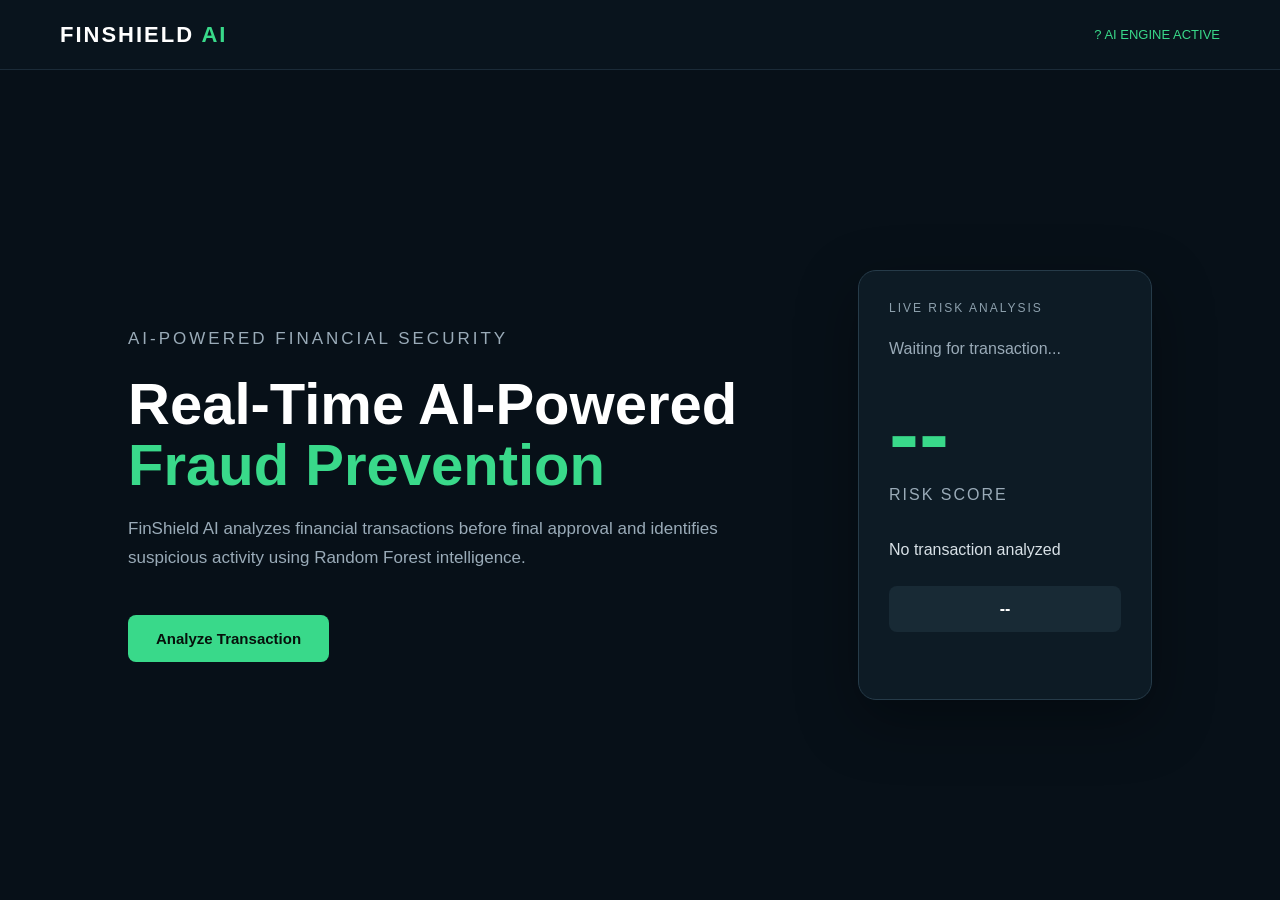
<file: frontend/pages/index.html>
<!DOCTYPE html>
<html>
<head>
    <title>FinShield AI</title>
    <link rel="stylesheet" href="../css/style.css">
</head>

<body>

<div class="navbar">
    <div class="logo">FINSHIELD <span>AI</span></div>
    <div class="status">
        ? AI ENGINE ACTIVE
    </div>
</div>

<div class="hero">

    <div class="hero-text">
        <p class="tag">AI-POWERED FINANCIAL SECURITY</p>

        <h1>Real-Time AI-Powered<br>
        <span>Fraud Prevention</span></h1>

        <p>
            FinShield AI analyzes financial transactions before
            final approval and identifies suspicious activity using
            Random Forest intelligence.
        </p>

        <button onclick="analyzeTransaction()">
            Analyze Transaction
        </button>
    </div>

    <div class="risk-panel">

        <div class="panel-title">
            LIVE RISK ANALYSIS
        </div>

        <div id="status">Waiting for transaction...</div>

        <div class="risk-score" id="score">--</div>

        <div id="level">RISK SCORE</div>

        <div class="factors" id="factors">
            No transaction analyzed
        </div>

        <div class="action" id="action">
            --
        </div>

    </div>

</div>

<script src="../js/app.js"></script>

</body>
</html>
</file>
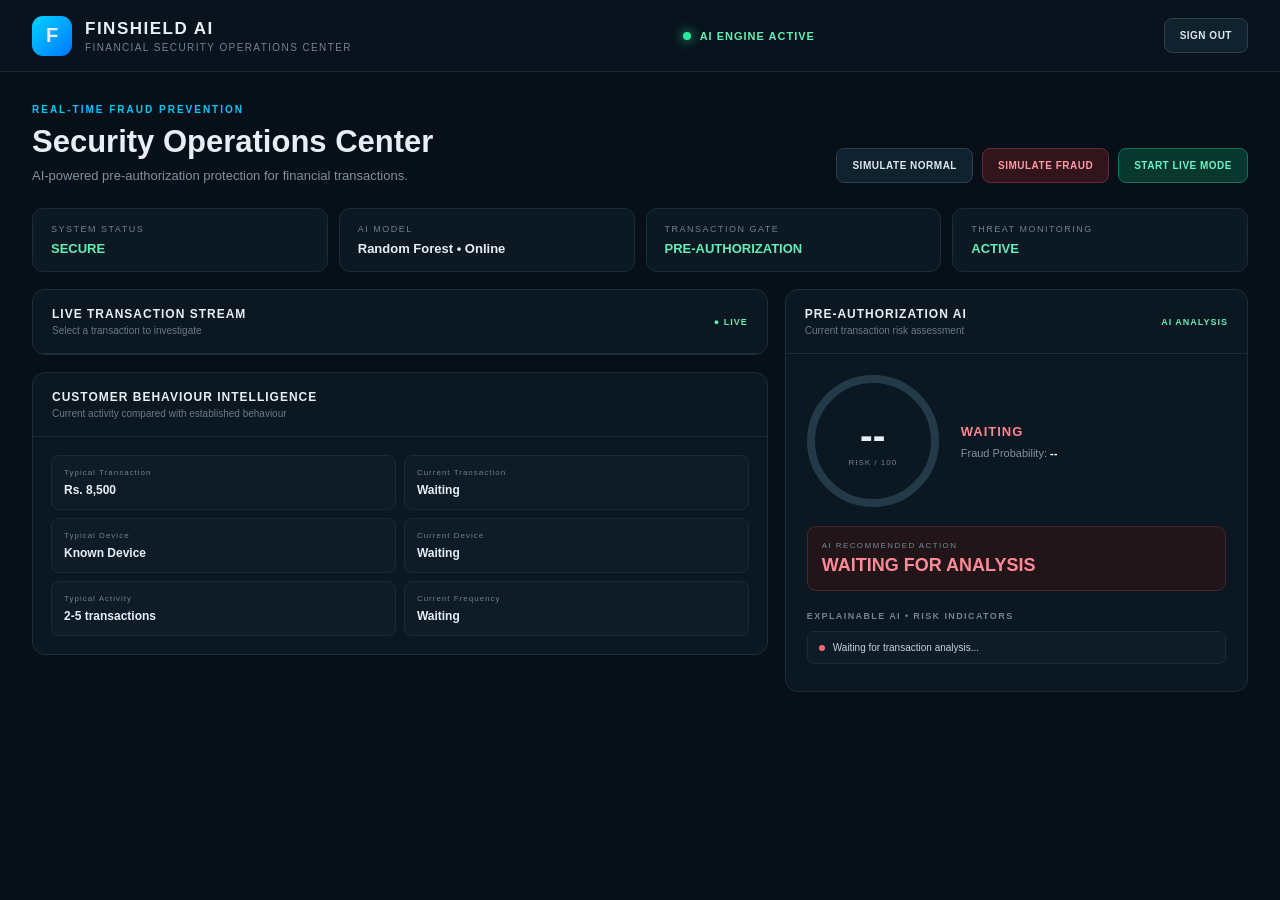
<file: frontend/pages/app.html>
﻿<!DOCTYPE html>
<html lang="en">
<head>
<meta charset="UTF-8">
<meta name="viewport" content="width=device-width, initial-scale=1.0">
<title>FinShield AI | Security Operations Center</title>

<style>
*{box-sizing:border-box;margin:0;padding:0}

body{
font-family:Inter,Segoe UI,Arial,sans-serif;
background:#071019;
color:#e8eef5;
min-height:100vh;
}

button{font-family:inherit;cursor:pointer}

.header{
height:72px;
background:#08131d;
border-bottom:1px solid #1b2d3a;
display:flex;
align-items:center;
justify-content:space-between;
padding:0 32px;
position:sticky;
top:0;
z-index:10;
}

.brand{display:flex;align-items:center;gap:13px}

.logo{
width:40px;height:40px;border-radius:11px;
background:linear-gradient(135deg,#00d4ff,#0077ff);
display:flex;align-items:center;justify-content:center;
font-weight:900;font-size:20px;
}

.brand-title{font-size:17px;font-weight:900;letter-spacing:1.5px}
.brand-sub{font-size:10px;color:#718493;letter-spacing:1.4px;margin-top:3px}

.status{
display:flex;align-items:center;gap:9px;
font-size:11px;font-weight:800;color:#66efb5;
letter-spacing:1px;
}

.dot{
width:8px;height:8px;border-radius:50%;
background:#2be99c;
box-shadow:0 0 12px #2be99c;
}

.container{max-width:1450px;margin:auto;padding:32px}

.hero{
display:flex;
justify-content:space-between;
align-items:flex-end;
margin-bottom:25px;
}

.eyebrow{
color:#00c8ff;
font-size:10px;
font-weight:900;
letter-spacing:2px;
margin-bottom:9px;
}

h1{font-size:31px;margin-bottom:8px}
.hero p{font-size:13px;color:#7f919f}

.controls{display:flex;gap:9px;flex-wrap:wrap}

.btn{
padding:11px 15px;
border-radius:8px;
border:1px solid #294151;
background:#10222e;
color:#dce8ee;
font-size:10px;
font-weight:900;
letter-spacing:.5px;
}

.btn:hover{border-color:#00c8ff}

.btn-danger{
background:#32151c;
border-color:#6c2935;
color:#ff9aa5;
}

.btn-live{
background:#07372d;
border-color:#0c765f;
color:#69f5c3;
}

.status-grid{
display:grid;
grid-template-columns:repeat(4,1fr);
gap:11px;
margin-bottom:17px;
}

.status-card{
background:#0c1822;
border:1px solid #1a2d3b;
border-radius:11px;
padding:15px 18px;
}

.label{
font-size:9px;
color:#6e8290;
letter-spacing:1.5px;
text-transform:uppercase;
}

.value{
font-size:13px;
font-weight:900;
margin-top:7px;
}

.green{color:#64eeb4}

.layout{
display:grid;
grid-template-columns:1.35fr .85fr;
gap:17px;
}

.panel{
background:#0b1721;
border:1px solid #1b2e3c;
border-radius:13px;
overflow:hidden;
}

.panel-head{
padding:17px 19px;
border-bottom:1px solid #192b37;
display:flex;
justify-content:space-between;
align-items:center;
}

.title{
font-size:12px;
font-weight:900;
letter-spacing:1px;
}

.sub{
font-size:10px;
color:#687b88;
margin-top:4px;
}

.live{
font-size:9px;
font-weight:900;
letter-spacing:1px;
color:#63efb5;
}

.transaction{
display:flex;
justify-content:space-between;
align-items:center;
padding:17px 19px;
border-bottom:1px solid #142630;
cursor:pointer;
transition:.2s;
}

.transaction:hover{
background:#10212d;
}

.txleft{
display:flex;
align-items:center;
gap:13px;
}

.txicon{
width:40px;height:40px;
border-radius:9px;
background:#162a37;
display:flex;
align-items:center;
justify-content:center;
font-size:10px;
font-weight:900;
color:#61dfff;
}

.txid{font-size:12px;font-weight:900}
.meta{font-size:10px;color:#6e8290;margin-top:5px}

.txright{
width:145px;
text-align:right;
flex-shrink:0;
}
.amount{font-size:13px;font-weight:900}

.pill{
display:inline-block;
margin-top:5px;
padding:4px 8px;
border-radius:20px;
font-size:8px;
font-weight:900;
letter-spacing:.7px;
}

.critical{background:#421923;color:#ff8997}
.high{background:#3d2a14;color:#ffc86e}
.medium{background:#352f14;color:#e9d46d}
.low{background:#10372d;color:#68eebe}

.ai{
padding:21px;
}

.scorebox{
display:flex;
align-items:center;
gap:22px;
}

.circle{
width:132px;height:132px;
border-radius:50%;
border:8px solid #233b48;
display:flex;
flex-direction:column;
align-items:center;
justify-content:center;
}

.score{
font-size:38px;
font-weight:900;
}

.score-caption{
font-size:8px;
color:#718492;
letter-spacing:1px;
}

.risk{
font-size:13px;
font-weight:900;
color:#ff8492;
letter-spacing:1px;
margin-bottom:8px;
}

.prob{
font-size:11px;
color:#82939e;
}

.prob strong{color:white}

.recommend{
margin-top:19px;
padding:14px;
border-radius:9px;
background:#21151a;
border:1px solid #47252d;
}

.rec-label{
font-size:8px;
color:#778994;
letter-spacing:1.4px;
}

.rec-value{
font-size:18px;
font-weight:900;
color:#ff8997;
margin-top:5px;
}

.section{
margin-top:20px;
}

.section-title{
font-size:9px;
color:#718591;
font-weight:900;
letter-spacing:1.4px;
margin-bottom:10px;
}

.factor{
padding:10px 11px;
border:1px solid #172c39;
background:#0d1c26;
border-radius:7px;
font-size:10px;
margin-bottom:6px;
color:#c7d2d9;
}

.factor:before{
content:"";
display:inline-block;
width:6px;height:6px;
border-radius:50%;
background:#ff6577;
margin-right:8px;
}

.behaviour{
padding:18px;
}

.behaviour-grid{
display:grid;
grid-template-columns:1fr 1fr;
gap:8px;
}

.behaviour-item{
padding:12px;
border:1px solid #172c39;
background:#0d1c26;
border-radius:8px;
}

.behaviour-item span{
font-size:8px;
color:#6d818d;
letter-spacing:1px;
display:block;
}

.behaviour-item strong{
display:block;
font-size:12px;
margin-top:6px;
}

.investigation{
padding:19px;
}

.detail-grid{
display:grid;
grid-template-columns:1fr 1fr;
gap:8px;
}

.detail{
background:#0d1c26;
border:1px solid #172b38;
border-radius:8px;
padding:11px;
}

.detail span{
display:block;
font-size:8px;
color:#6c808c;
letter-spacing:1px;
}

.detail strong{
display:block;
font-size:12px;
margin-top:5px;
}

.action-grid{
display:grid;
grid-template-columns:1fr 1fr;
gap:8px;
margin-top:12px;
}

.action{
padding:12px;
border-radius:8px;
border:1px solid #263d4a;
background:#12232e;
color:#dbe6ec;
font-size:9px;
font-weight:900;
}

.action:hover{
border-color:#00c8ff;
}

.timeline{
padding:18px;
}

.event{
display:flex;
gap:11px;
padding-bottom:15px;
}

.event-dot{
width:7px;height:7px;
background:#00c8ff;
border-radius:50%;
margin-top:3px;
flex-shrink:0;
box-shadow:0 0 9px rgba(0,200,255,.5);
}

.event strong{
display:block;
font-size:10px;
}

.event span{
display:block;
font-size:9px;
color:#687d89;
margin-top:3px;
}

.alert{
position:fixed;
right:22px;
bottom:22px;
width:350px;
padding:17px;
border-radius:11px;
background:#170c11;
border:1px solid #792b3a;
box-shadow:0 15px 50px rgba(0,0,0,.5);
transform:translateY(130px);
opacity:0;
transition:.3s;
z-index:50;
}

.alert.show{
transform:translateY(0);
opacity:1;
}

.alert-title{
font-size:10px;
font-weight:900;
letter-spacing:1px;
color:#ff7484;
}

.alert-text{
font-size:10px;
line-height:1.5;
color:#bdc9d0;
margin-top:6px;
}

.overlay{
display:none;
position:fixed;
inset:0;
background:rgba(0,0,0,.65);
z-index:40;
}

.drawer{
position:fixed;
right:0;
top:0;
height:100vh;
width:470px;
background:#09141e;
border-left:1px solid #27404e;
z-index:41;
transform:translateX(100%);
transition:.3s;
overflow-y:auto;
}

.drawer.open{
transform:translateX(0);
}

.drawer-head{
padding:22px;
border-bottom:1px solid #1b2e3b;
display:flex;
justify-content:space-between;
align-items:center;
}

.close{
background:none;
border:0;
color:#718693;
font-size:22px;
}

.drawer-body{
padding:22px;
}

.invest-title{
font-size:18px;
font-weight:900;
margin-bottom:5px;
}

.invest-sub{
font-size:10px;
color:#6e8290;
margin-bottom:20px;
}

.big-score{
font-size:48px;
font-weight:900;
}

.invest-risk{
font-size:11px;
font-weight:900;
color:#ff8795;
letter-spacing:1px;
}

@media(max-width:1000px){
.layout{grid-template-columns:1fr}
.status-grid{grid-template-columns:1fr 1fr}
.hero{display:block}
.controls{margin-top:18px}
}

@media(max-width:650px){
.container{padding:17px}
.header{padding:0 17px}
.status-grid{grid-template-columns:1fr}
.drawer{width:100%}
}
</style>
<style>
#employee-control-title {
    display: none !important;
}
.panel:has(#employee-control-title) {
    display: none !important;
}
</style></head>

<body>

<header class="header">

<div class="brand">
<div class="logo">F</div>
<div>
<div class="brand-title">FINSHIELD AI</div>
<div class="brand-sub">FINANCIAL SECURITY OPERATIONS CENTER</div>
</div>
</div>

<div class="status">
<span class="dot"></span>
AI ENGINE ACTIVE
</div>
<button class="btn" onclick="signOut()" style="margin-left:18px;">SIGN OUT</button>

</header>
<script>
function signOut(){
    sessionStorage.removeItem("employee");
    window.location.href="login.html";
}
</script>

<main class="container">

<section class="hero">

<div>
<div class="eyebrow">REAL-TIME FRAUD PREVENTION</div>
<h1>Security Operations Center</h1>
<p>AI-powered pre-authorization protection for financial transactions.</p>
</div>

<div class="controls">
<button class="btn" onclick="simulateNormal()">SIMULATE NORMAL</button>
<button class="btn btn-danger" onclick="simulateFraud()">SIMULATE FRAUD</button>
<button class="btn btn-live" onclick="startLive()">START LIVE MODE</button>
</div>

</section>

<section class="status-grid">

<div class="status-card">
<div class="label">System Status</div>
<div class="value green">SECURE</div>
</div>

<div class="status-card">
<div class="label">AI Model</div>
<div class="value">Random Forest • Online</div>
</div>

<div class="status-card">
<div class="label">Transaction Gate</div>
<div class="value green">PRE-AUTHORIZATION</div>
</div>

<div class="status-card">
<div class="label">Threat Monitoring</div>
<div class="value green">ACTIVE</div>
</div>

</section>

<div class="layout">

<section>

<div class="panel">

<div class="panel-head">
<div>
<div class="title">LIVE TRANSACTION STREAM</div>
<div class="sub">Select a transaction to investigate</div>
</div>
<div class="live">● LIVE</div>
</div>

<div id="transactionList"></div>

</div>

<div class="panel" style="margin-top:17px">

<div class="panel-head">
<div>
<div class="title">CUSTOMER BEHAVIOUR INTELLIGENCE</div>
<div class="sub">Current activity compared with established behaviour</div>
</div>
</div>

<div class="behaviour">

<div class="behaviour-grid">

<div class="behaviour-item">
<span>Typical Transaction</span>
<strong>Rs. 8,500</strong>
</div>

<div class="behaviour-item">
<span>Current Transaction</span>
<strong id="currentAmount">Waiting</strong>
</div>

<div class="behaviour-item">
<span>Typical Device</span>
<strong>Known Device</strong>
</div>

<div class="behaviour-item">
<span>Current Device</span>
<strong id="currentDevice">Waiting</strong>
</div>

<div class="behaviour-item">
<span>Typical Activity</span>
<strong>2-5 transactions</strong>
</div>

<div class="behaviour-item">
<span>Current Frequency</span>
<strong id="currentFrequency">Waiting</strong>
</div>

</div>

</div>
</div>

</section>

<section>

<div class="panel">

<div class="panel-head">
<div>
<div class="title">PRE-AUTHORIZATION AI</div>
<div class="sub">Current transaction risk assessment</div>
</div>
<div class="live">AI ANALYSIS</div>
</div>

<div class="ai">

<div class="scorebox">

<div class="circle">
<div class="score" id="riskScore">--</div>
<div class="score-caption">RISK / 100</div>
</div>

<div>
<div class="risk" id="riskLevel">WAITING</div>
<div class="prob">Fraud Probability: <strong id="fraudProbability">--</strong></div>
</div>

</div>

<div class="recommend">

<div class="rec-label">AI RECOMMENDED ACTION</div>
<div class="rec-value" id="recommendation">WAITING FOR ANALYSIS</div>

</div>

<div class="section">

<div class="section-title">EXPLAINABLE AI • RISK INDICATORS</div>

<div id="factors">
<div class="factor">Waiting for transaction analysis...</div>
</div>

</div>

</div>

</div>

<div class="panel" style="margin-top:17px">

<div class="panel-head">
<div>
<div class="title" id="employee-control-title">EMPLOYEE CONTROL</div>
<div class="sub">Authorized transaction decision</div>
</div>
</div>

<div class="investigation">

<div class="action-grid">
<button class="action" onclick="decision('APPROVE')">APPROVE</button>
<button class="action" onclick="decision('VERIFY')">REQUEST VERIFICATION</button>
<button class="action" onclick="decision('HOLD')">HOLD TRANSACTION</button>
<button class="action" onclick="decision('BLOCK')">BLOCK TRANSACTION</button>
</div>

</div>

</div>


</div>

</main>

<div class="overlay" id="overlay" onclick="closeInvestigation()"></div>

<aside class="drawer" id="drawer">

<div class="drawer-head">

<div>
<div class="title">TRANSACTION INVESTIGATION</div>
<div class="sub">FinShield security analysis</div>
</div>

<button class="close" onclick="closeInvestigation()">×</button>

</div>

<div class="drawer-body">

<div class="invest-title" id="investId">TXN-FS-10000</div>
<div class="invest-sub" id="investMeta">Transaction details</div>

<div class="big-score" id="investScore">--</div>
<div class="invest-risk" id="investLevel">WAITING</div>

<div class="section">

<div class="section-title">TRANSACTION DETAILS</div>

<div class="detail-grid">

<div class="detail">
<span>AMOUNT</span>
<strong id="investAmount">--</strong>
</div>

<div class="detail">
<span>LOCATION</span>
<strong id="investLocation">--</strong>
</div>

<div class="detail">
<span>DEVICE</span>
<strong id="investDevice">--</strong>
</div>

<div class="detail">
<span>PAYMENT</span>
<strong id="investPayment">--</strong>
</div>

<div class="detail">
<span>FREQUENCY</span>
<strong id="investFrequency">--</strong>
</div>

<div class="detail">
<span>FAILED ATTEMPTS</span>
<strong id="investFailed">--</strong>
</div>

</div>

</div>

<div class="section">

<div class="section-title">AI RISK ANALYSIS</div>

<div class="detail">
<span>FRAUD PROBABILITY</span>
<strong id="investProbability">--</strong>
</div>

</div>

<div class="section">

<div class="section-title">RISK INDICATORS</div>

<div id="investFactors"></div>

</div>


</div>

</aside>

<div class="alert" id="alertBox">

<div class="alert-title">FINSHIELD SECURITY ALERT</div>

<div class="alert-text" id="alertText">
Suspicious transaction detected.
</div>

</div>

<script>

const API="http://127.0.0.1:8000/api/transactions/analyze";

let currentTransaction=null;
let currentResult=null;
let counter=10001;
let liveTimer=null;
window.addEventListener("message",function(event){
    if(!event.data || event.data.type!=="transaction-status-updated"){
        return;
    }

    const transactionId=event.data.transaction_id;
    const statusElement=document.getElementById("status-"+transactionId);

    if(statusElement){
        statusElement.textContent=event.data.status;
    }

    addTimeline(
        "Customer verification completed",
        transactionId+" → "+event.data.status
    );

    showAlert(
        transactionId+" status updated to "+event.data.status
    );
});

function normalTransaction(){

return{
amount:Math.floor(Math.random()*7000)+3000,
hour:Math.floor(Math.random()*10)+9,
frequency:Math.floor(Math.random()*4)+1,
failed_attempts:0,
location:"Chennai",
device:"Known",
payment_method:"UPI"
};

}

function fraudTransaction(){

return{
amount:Math.floor(Math.random()*40000)+70000,
hour:Math.floor(Math.random()*5),
frequency:Math.floor(Math.random()*7)+9,
failed_attempts:Math.floor(Math.random()*3)+3,
location:"Mumbai",
device:"New",
payment_method:"UPI"
};

}

async function analyze(transaction){

currentTransaction=transaction;

document.getElementById("riskScore").textContent="...";
document.getElementById("riskLevel").textContent="ANALYSING";
document.getElementById("fraudProbability").textContent="...";
document.getElementById("recommendation").textContent="ANALYSING";

try{

const response=await fetch(API,{
method:"POST",
headers:{"Content-Type":"application/json"},
body:JSON.stringify(transaction)
});

const data=await response.json();

if(!response.ok){
throw new Error(data.detail||"Analysis failed");
}

currentResult=data.analysis;

updateAI(currentResult);
updateBehaviour(transaction);

counter++;

addTransaction(transaction,currentResult,data.transaction_id);

if(currentResult.risk_score>=60){

showAlert(
"Risk detected: "+
currentResult.risk_level+
" transaction. Recommended action: "+
currentResult.recommended_action
);

}

openInvestigation(
"TXN-FS-"+counter,
transaction,
currentResult
);

}catch(error){

console.error(error);

document.getElementById("riskLevel").textContent="ERROR";
document.getElementById("recommendation").textContent="ANALYSIS FAILED";

addTimeline(
"AI analysis error",
"Unable to connect to FinShield backend"
);

}

}

function updateAI(result){

document.getElementById("riskScore").textContent=result.risk_score;

document.getElementById("riskLevel").textContent=result.risk_level;

document.getElementById("fraudProbability").textContent=
result.fraud_probability+"%";

document.getElementById("recommendation").textContent=
result.recommended_action;

const box=document.getElementById("factors");

box.innerHTML="";

if(result.risk_factors.length===0){

box.innerHTML=
'<div class="factor">No major risk indicators detected.</div>';

}else{

result.risk_factors.forEach(f=>{

const item=document.createElement("div");

item.className="factor";
item.textContent=f;

box.appendChild(item);

});

}

}

function updateBehaviour(t){

document.getElementById("currentAmount").textContent=
"Rs. "+Number(t.amount).toLocaleString("en-IN");

document.getElementById("currentDevice").textContent=t.device;

document.getElementById("currentFrequency").textContent=t.frequency;

}

function addTransaction(t,r,id){

const list=document.getElementById("transactionList");

const item=document.createElement("div");

item.className="transaction";

let cls="low";

if(r.risk_level==="CRITICAL") cls="critical";
else if(r.risk_level==="HIGH") cls="high";
else if(r.risk_level==="MEDIUM") cls="medium";

item.innerHTML = `

<div class="txleft">

<div class="txicon">TX</div>

<div>

<div class="txid">${id}</div>

<div class="meta">
${t.location} • ${t.payment_method} • ${t.device} Device
</div>

</div>

</div>

<div class="txright">

<div class="amount">
Rs. ${Number(t.amount).toLocaleString("en-IN")}
</div>

<div class="pill ${cls}">
${r.risk_level}
</div>

</div>
<span class="transaction-status" id="status-${id}">${r.risk_level==="LOW" ? "APPROVED" : "AWAITING VERIFICATION"}</span>`;

item.onclick=()=>{ if(r.risk_level==="HIGH" || r.risk_level==="CRITICAL"){ window.open("customer.html?transaction_id="+encodeURIComponent(id),"_blank"); } else { openInvestigation(id,t,r); } };

list.prepend(item);

}

function openInvestigation(id,t,r){

document.getElementById("investId").textContent=id;

document.getElementById("investMeta").textContent=
t.location+" • "+t.payment_method+" • "+t.device+" Device";

document.getElementById("investScore").textContent=
r.risk_score+"/100";

document.getElementById("investLevel").textContent=
r.risk_level;

document.getElementById("investAmount").textContent=
"Rs. "+Number(t.amount).toLocaleString("en-IN");

document.getElementById("investLocation").textContent=t.location;
document.getElementById("investDevice").textContent=t.device;
document.getElementById("investPayment").textContent=t.payment_method;
document.getElementById("investFrequency").textContent=t.frequency;
document.getElementById("investFailed").textContent=t.failed_attempts;
document.getElementById("investProbability").textContent=
r.fraud_probability+"%";

const factors=document.getElementById("investFactors");

factors.innerHTML="";

r.risk_factors.forEach(f=>{

const div=document.createElement("div");

div.className="factor";
div.textContent=f;

factors.appendChild(div);

});

document.getElementById("drawer").classList.add("open");
document.getElementById("overlay").style.display="block";

}

function closeInvestigation(){

document.getElementById("drawer").classList.remove("open");
document.getElementById("overlay").style.display="none";

}

function decision(action){
    if(!currentTransaction){
        showAlert("No transaction is currently awaiting a decision.");
        return;
    }

    const statusMap = {
        "APPROVE": "APPROVED",
        "VERIFY": "VERIFICATION REQUIRED",
        "HOLD": "HELD",
        "BLOCK": "BLOCKED"
    };

    const status = statusMap[action];

    addTimeline(
        "Employee decision: " + action,
        status + " — transaction decision recorded"
    );

    showAlert(
        action === "BLOCK"
        ? "Transaction BLOCKED by authorized employee."
        : "Transaction " + status
    );

    document.querySelectorAll(
        ".investigation-drawer, .investigation-panel, .drawer, .modal"
    ).forEach(function(el){
        el.style.display = "none";
        el.classList.remove("open");
        el.classList.remove("active");
    });

    document.querySelectorAll(
        ".overlay, .drawer-overlay, .modal-overlay"
    ).forEach(function(el){
        el.style.display = "none";
        el.classList.remove("open");
        el.classList.remove("active");
    });

    currentTransaction = null;
    currentResult = null;
}

function addTimeline(title,text){

const timeline=document.getElementById("timeline");

const e=document.createElement("div");

e.className="event";

e.innerHTML=`

<div class="event-dot"></div>

<div>
<strong>${title}</strong>
<span>${text}</span>
</div>

`;

timeline.prepend(e);

}

function showAlert(message){

const box=document.getElementById("alertBox");

document.getElementById("alertText").textContent=message;

box.classList.add("show");

setTimeout(()=>{
box.classList.remove("show");
},4500);

}

function simulateFraud(){

analyze(fraudTransaction());

}

function simulateNormal(){

analyze(normalTransaction());

}

function startLive(){

const liveButton=document.querySelector(".btn-live");

if(liveTimer){

clearInterval(liveTimer);
liveTimer=null;

liveButton.textContent="START LIVE MODE";

showAlert("Live transaction monitoring stopped.");

return;

}

liveButton.textContent="STOP LIVE MODE";

showAlert("Live transaction monitoring started.");

analyze(normalTransaction());

liveTimer=setInterval(()=>{

const isFraud=Math.random()<0.4;

analyze(
isFraud ? fraudTransaction() : normalTransaction()
);

},7000);

}

</script>

</body>
</html>
</file>
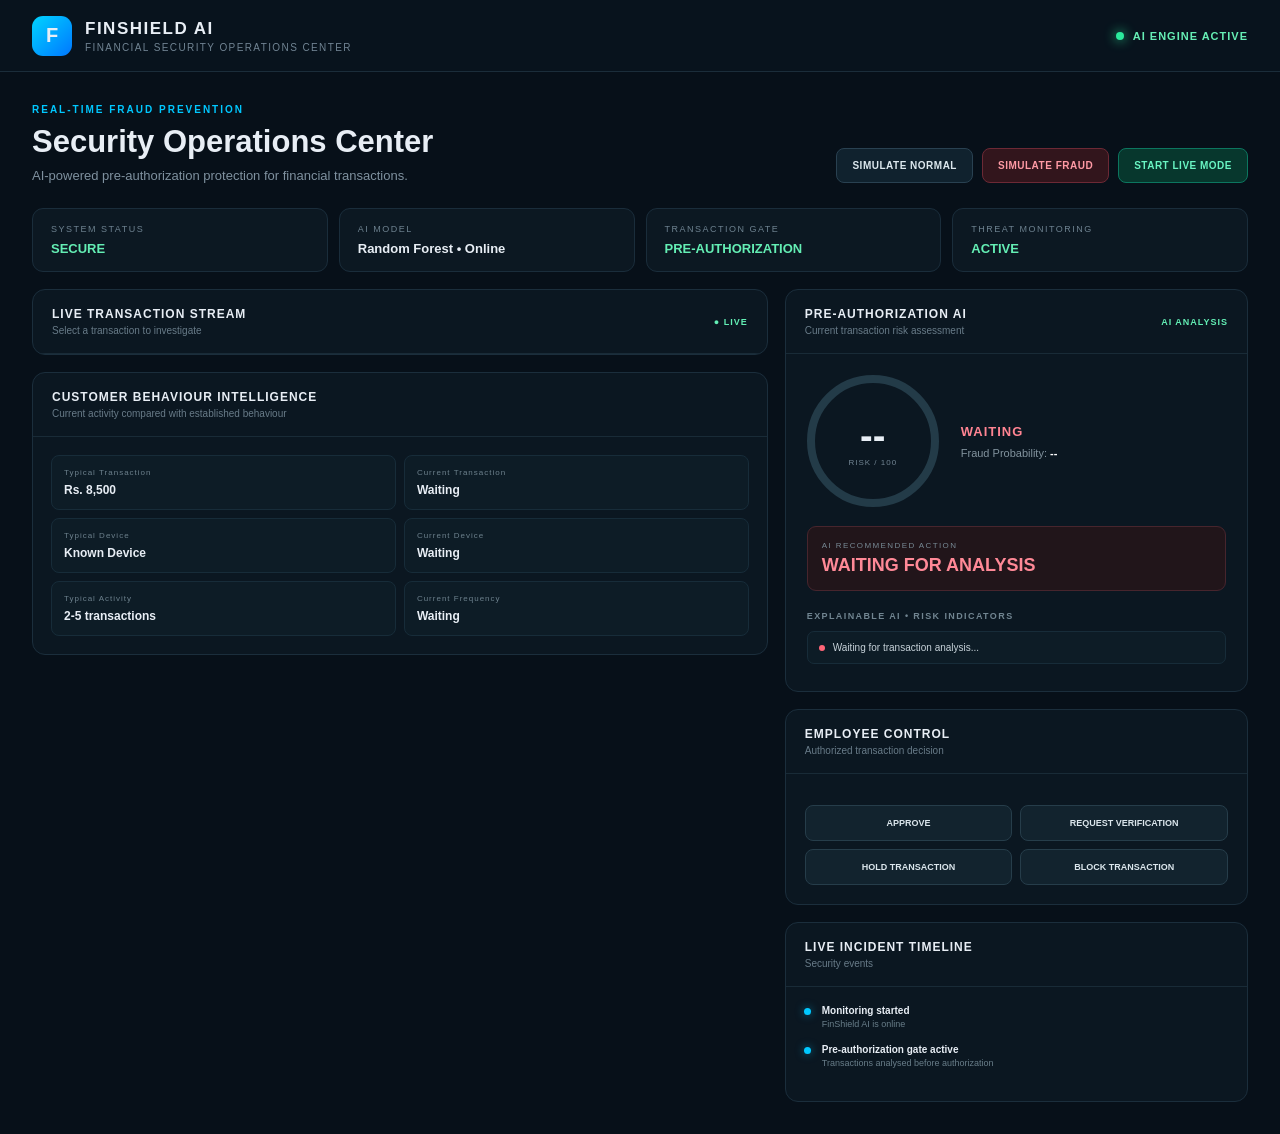
<file: frontend/pages/app_backup.html>
﻿<!DOCTYPE html>
<html lang="en">
<head>
<meta charset="UTF-8">
<meta name="viewport" content="width=device-width, initial-scale=1.0">
<title>FinShield AI | Security Operations Center</title>

<style>
*{box-sizing:border-box;margin:0;padding:0}

body{
font-family:Inter,Segoe UI,Arial,sans-serif;
background:#071019;
color:#e8eef5;
min-height:100vh;
}

button{font-family:inherit;cursor:pointer}

.header{
height:72px;
background:#08131d;
border-bottom:1px solid #1b2d3a;
display:flex;
align-items:center;
justify-content:space-between;
padding:0 32px;
position:sticky;
top:0;
z-index:10;
}

.brand{display:flex;align-items:center;gap:13px}

.logo{
width:40px;height:40px;border-radius:11px;
background:linear-gradient(135deg,#00d4ff,#0077ff);
display:flex;align-items:center;justify-content:center;
font-weight:900;font-size:20px;
}

.brand-title{font-size:17px;font-weight:900;letter-spacing:1.5px}
.brand-sub{font-size:10px;color:#718493;letter-spacing:1.4px;margin-top:3px}

.status{
display:flex;align-items:center;gap:9px;
font-size:11px;font-weight:800;color:#66efb5;
letter-spacing:1px;
}

.dot{
width:8px;height:8px;border-radius:50%;
background:#2be99c;
box-shadow:0 0 12px #2be99c;
}

.container{max-width:1450px;margin:auto;padding:32px}

.hero{
display:flex;
justify-content:space-between;
align-items:flex-end;
margin-bottom:25px;
}

.eyebrow{
color:#00c8ff;
font-size:10px;
font-weight:900;
letter-spacing:2px;
margin-bottom:9px;
}

h1{font-size:31px;margin-bottom:8px}
.hero p{font-size:13px;color:#7f919f}

.controls{display:flex;gap:9px;flex-wrap:wrap}

.btn{
padding:11px 15px;
border-radius:8px;
border:1px solid #294151;
background:#10222e;
color:#dce8ee;
font-size:10px;
font-weight:900;
letter-spacing:.5px;
}

.btn:hover{border-color:#00c8ff}

.btn-danger{
background:#32151c;
border-color:#6c2935;
color:#ff9aa5;
}

.btn-live{
background:#07372d;
border-color:#0c765f;
color:#69f5c3;
}

.status-grid{
display:grid;
grid-template-columns:repeat(4,1fr);
gap:11px;
margin-bottom:17px;
}

.status-card{
background:#0c1822;
border:1px solid #1a2d3b;
border-radius:11px;
padding:15px 18px;
}

.label{
font-size:9px;
color:#6e8290;
letter-spacing:1.5px;
text-transform:uppercase;
}

.value{
font-size:13px;
font-weight:900;
margin-top:7px;
}

.green{color:#64eeb4}

.layout{
display:grid;
grid-template-columns:1.35fr .85fr;
gap:17px;
}

.panel{
background:#0b1721;
border:1px solid #1b2e3c;
border-radius:13px;
overflow:hidden;
}

.panel-head{
padding:17px 19px;
border-bottom:1px solid #192b37;
display:flex;
justify-content:space-between;
align-items:center;
}

.title{
font-size:12px;
font-weight:900;
letter-spacing:1px;
}

.sub{
font-size:10px;
color:#687b88;
margin-top:4px;
}

.live{
font-size:9px;
font-weight:900;
letter-spacing:1px;
color:#63efb5;
}

.transaction{
display:flex;
justify-content:space-between;
align-items:center;
padding:17px 19px;
border-bottom:1px solid #142630;
cursor:pointer;
transition:.2s;
}

.transaction:hover{
background:#10212d;
}

.txleft{
display:flex;
align-items:center;
gap:13px;
}

.txicon{
width:40px;height:40px;
border-radius:9px;
background:#162a37;
display:flex;
align-items:center;
justify-content:center;
font-size:10px;
font-weight:900;
color:#61dfff;
}

.txid{font-size:12px;font-weight:900}
.meta{font-size:10px;color:#6e8290;margin-top:5px}

.txright{text-align:right}
.amount{font-size:13px;font-weight:900}

.pill{
display:inline-block;
margin-top:5px;
padding:4px 8px;
border-radius:20px;
font-size:8px;
font-weight:900;
letter-spacing:.7px;
}

.critical{background:#421923;color:#ff8997}
.high{background:#3d2a14;color:#ffc86e}
.medium{background:#352f14;color:#e9d46d}
.low{background:#10372d;color:#68eebe}

.ai{
padding:21px;
}

.scorebox{
display:flex;
align-items:center;
gap:22px;
}

.circle{
width:132px;height:132px;
border-radius:50%;
border:8px solid #233b48;
display:flex;
flex-direction:column;
align-items:center;
justify-content:center;
}

.score{
font-size:38px;
font-weight:900;
}

.score-caption{
font-size:8px;
color:#718492;
letter-spacing:1px;
}

.risk{
font-size:13px;
font-weight:900;
color:#ff8492;
letter-spacing:1px;
margin-bottom:8px;
}

.prob{
font-size:11px;
color:#82939e;
}

.prob strong{color:white}

.recommend{
margin-top:19px;
padding:14px;
border-radius:9px;
background:#21151a;
border:1px solid #47252d;
}

.rec-label{
font-size:8px;
color:#778994;
letter-spacing:1.4px;
}

.rec-value{
font-size:18px;
font-weight:900;
color:#ff8997;
margin-top:5px;
}

.section{
margin-top:20px;
}

.section-title{
font-size:9px;
color:#718591;
font-weight:900;
letter-spacing:1.4px;
margin-bottom:10px;
}

.factor{
padding:10px 11px;
border:1px solid #172c39;
background:#0d1c26;
border-radius:7px;
font-size:10px;
margin-bottom:6px;
color:#c7d2d9;
}

.factor:before{
content:"";
display:inline-block;
width:6px;height:6px;
border-radius:50%;
background:#ff6577;
margin-right:8px;
}

.behaviour{
padding:18px;
}

.behaviour-grid{
display:grid;
grid-template-columns:1fr 1fr;
gap:8px;
}

.behaviour-item{
padding:12px;
border:1px solid #172c39;
background:#0d1c26;
border-radius:8px;
}

.behaviour-item span{
font-size:8px;
color:#6d818d;
letter-spacing:1px;
display:block;
}

.behaviour-item strong{
display:block;
font-size:12px;
margin-top:6px;
}

.investigation{
padding:19px;
}

.detail-grid{
display:grid;
grid-template-columns:1fr 1fr;
gap:8px;
}

.detail{
background:#0d1c26;
border:1px solid #172b38;
border-radius:8px;
padding:11px;
}

.detail span{
display:block;
font-size:8px;
color:#6c808c;
letter-spacing:1px;
}

.detail strong{
display:block;
font-size:12px;
margin-top:5px;
}

.action-grid{
display:grid;
grid-template-columns:1fr 1fr;
gap:8px;
margin-top:12px;
}

.action{
padding:12px;
border-radius:8px;
border:1px solid #263d4a;
background:#12232e;
color:#dbe6ec;
font-size:9px;
font-weight:900;
}

.action:hover{
border-color:#00c8ff;
}

.timeline{
padding:18px;
}

.event{
display:flex;
gap:11px;
padding-bottom:15px;
}

.event-dot{
width:7px;height:7px;
background:#00c8ff;
border-radius:50%;
margin-top:3px;
flex-shrink:0;
box-shadow:0 0 9px rgba(0,200,255,.5);
}

.event strong{
display:block;
font-size:10px;
}

.event span{
display:block;
font-size:9px;
color:#687d89;
margin-top:3px;
}

.alert{
position:fixed;
right:22px;
bottom:22px;
width:350px;
padding:17px;
border-radius:11px;
background:#170c11;
border:1px solid #792b3a;
box-shadow:0 15px 50px rgba(0,0,0,.5);
transform:translateY(130px);
opacity:0;
transition:.3s;
z-index:50;
}

.alert.show{
transform:translateY(0);
opacity:1;
}

.alert-title{
font-size:10px;
font-weight:900;
letter-spacing:1px;
color:#ff7484;
}

.alert-text{
font-size:10px;
line-height:1.5;
color:#bdc9d0;
margin-top:6px;
}

.overlay{
display:none;
position:fixed;
inset:0;
background:rgba(0,0,0,.65);
z-index:40;
}

.drawer{
position:fixed;
right:0;
top:0;
height:100vh;
width:470px;
background:#09141e;
border-left:1px solid #27404e;
z-index:41;
transform:translateX(100%);
transition:.3s;
overflow-y:auto;
}

.drawer.open{
transform:translateX(0);
}

.drawer-head{
padding:22px;
border-bottom:1px solid #1b2e3b;
display:flex;
justify-content:space-between;
align-items:center;
}

.close{
background:none;
border:0;
color:#718693;
font-size:22px;
}

.drawer-body{
padding:22px;
}

.invest-title{
font-size:18px;
font-weight:900;
margin-bottom:5px;
}

.invest-sub{
font-size:10px;
color:#6e8290;
margin-bottom:20px;
}

.big-score{
font-size:48px;
font-weight:900;
}

.invest-risk{
font-size:11px;
font-weight:900;
color:#ff8795;
letter-spacing:1px;
}

@media(max-width:1000px){
.layout{grid-template-columns:1fr}
.status-grid{grid-template-columns:1fr 1fr}
.hero{display:block}
.controls{margin-top:18px}
}

@media(max-width:650px){
.container{padding:17px}
.header{padding:0 17px}
.status-grid{grid-template-columns:1fr}
.drawer{width:100%}
}
</style>
</head>

<body>

<header class="header">

<div class="brand">
<div class="logo">F</div>
<div>
<div class="brand-title">FINSHIELD AI</div>
<div class="brand-sub">FINANCIAL SECURITY OPERATIONS CENTER</div>
</div>
</div>

<div class="status">
<span class="dot"></span>
AI ENGINE ACTIVE
</div>

</header>

<main class="container">

<section class="hero">

<div>
<div class="eyebrow">REAL-TIME FRAUD PREVENTION</div>
<h1>Security Operations Center</h1>
<p>AI-powered pre-authorization protection for financial transactions.</p>
</div>

<div class="controls">
<button class="btn" onclick="simulateNormal()">SIMULATE NORMAL</button>
<button class="btn btn-danger" onclick="simulateFraud()">SIMULATE FRAUD</button>
<button class="btn btn-live" onclick="startLive()">START LIVE MODE</button>
</div>

</section>

<section class="status-grid">

<div class="status-card">
<div class="label">System Status</div>
<div class="value green">SECURE</div>
</div>

<div class="status-card">
<div class="label">AI Model</div>
<div class="value">Random Forest • Online</div>
</div>

<div class="status-card">
<div class="label">Transaction Gate</div>
<div class="value green">PRE-AUTHORIZATION</div>
</div>

<div class="status-card">
<div class="label">Threat Monitoring</div>
<div class="value green">ACTIVE</div>
</div>

</section>

<div class="layout">

<section>

<div class="panel">

<div class="panel-head">
<div>
<div class="title">LIVE TRANSACTION STREAM</div>
<div class="sub">Select a transaction to investigate</div>
</div>
<div class="live">● LIVE</div>
</div>

<div id="transactionList"></div>

</div>

<div class="panel" style="margin-top:17px">

<div class="panel-head">
<div>
<div class="title">CUSTOMER BEHAVIOUR INTELLIGENCE</div>
<div class="sub">Current activity compared with established behaviour</div>
</div>
</div>

<div class="behaviour">

<div class="behaviour-grid">

<div class="behaviour-item">
<span>Typical Transaction</span>
<strong>Rs. 8,500</strong>
</div>

<div class="behaviour-item">
<span>Current Transaction</span>
<strong id="currentAmount">Waiting</strong>
</div>

<div class="behaviour-item">
<span>Typical Device</span>
<strong>Known Device</strong>
</div>

<div class="behaviour-item">
<span>Current Device</span>
<strong id="currentDevice">Waiting</strong>
</div>

<div class="behaviour-item">
<span>Typical Activity</span>
<strong>2-5 transactions</strong>
</div>

<div class="behaviour-item">
<span>Current Frequency</span>
<strong id="currentFrequency">Waiting</strong>
</div>

</div>

</div>
</div>

</section>

<section>

<div class="panel">

<div class="panel-head">
<div>
<div class="title">PRE-AUTHORIZATION AI</div>
<div class="sub">Current transaction risk assessment</div>
</div>
<div class="live">AI ANALYSIS</div>
</div>

<div class="ai">

<div class="scorebox">

<div class="circle">
<div class="score" id="riskScore">--</div>
<div class="score-caption">RISK / 100</div>
</div>

<div>
<div class="risk" id="riskLevel">WAITING</div>
<div class="prob">Fraud Probability: <strong id="fraudProbability">--</strong></div>
</div>

</div>

<div class="recommend">

<div class="rec-label">AI RECOMMENDED ACTION</div>
<div class="rec-value" id="recommendation">WAITING FOR ANALYSIS</div>

</div>

<div class="section">

<div class="section-title">EXPLAINABLE AI • RISK INDICATORS</div>

<div id="factors">
<div class="factor">Waiting for transaction analysis...</div>
</div>

</div>

</div>

</div>

<div class="panel" style="margin-top:17px">

<div class="panel-head">
<div>
<div class="title">EMPLOYEE CONTROL</div>
<div class="sub">Authorized transaction decision</div>
</div>
</div>

<div class="investigation">

<div class="action-grid">
<button class="action" onclick="decision('APPROVE')">APPROVE</button>
<button class="action" onclick="decision('VERIFY')">REQUEST VERIFICATION</button>
<button class="action" onclick="decision('HOLD')">HOLD TRANSACTION</button>
<button class="action" onclick="decision('BLOCK')">BLOCK TRANSACTION</button>
</div>

</div>

</div>

<div class="panel" style="margin-top:17px">

<div class="panel-head">
<div>
<div class="title">LIVE INCIDENT TIMELINE</div>
<div class="sub">Security events</div>
</div>
</div>

<div class="timeline" id="timeline">

<div class="event">
<div class="event-dot"></div>
<div>
<strong>Monitoring started</strong>
<span>FinShield AI is online</span>
</div>
</div>

<div class="event">
<div class="event-dot"></div>
<div>
<strong>Pre-authorization gate active</strong>
<span>Transactions analysed before authorization</span>
</div>
</div>

</div>

</div>

</section>

</div>

</main>

<div class="overlay" id="overlay" onclick="closeInvestigation()"></div>

<aside class="drawer" id="drawer">

<div class="drawer-head">

<div>
<div class="title">TRANSACTION INVESTIGATION</div>
<div class="sub">FinShield security analysis</div>
</div>

<button class="close" onclick="closeInvestigation()">×</button>

</div>

<div class="drawer-body">

<div class="invest-title" id="investId">TXN-FS-10000</div>
<div class="invest-sub" id="investMeta">Transaction details</div>

<div class="big-score" id="investScore">--</div>
<div class="invest-risk" id="investLevel">WAITING</div>

<div class="section">

<div class="section-title">TRANSACTION DETAILS</div>

<div class="detail-grid">

<div class="detail">
<span>AMOUNT</span>
<strong id="investAmount">--</strong>
</div>

<div class="detail">
<span>LOCATION</span>
<strong id="investLocation">--</strong>
</div>

<div class="detail">
<span>DEVICE</span>
<strong id="investDevice">--</strong>
</div>

<div class="detail">
<span>PAYMENT</span>
<strong id="investPayment">--</strong>
</div>

<div class="detail">
<span>FREQUENCY</span>
<strong id="investFrequency">--</strong>
</div>

<div class="detail">
<span>FAILED ATTEMPTS</span>
<strong id="investFailed">--</strong>
</div>

</div>

</div>

<div class="section">

<div class="section-title">AI RISK ANALYSIS</div>

<div class="detail">
<span>FRAUD PROBABILITY</span>
<strong id="investProbability">--</strong>
</div>

</div>

<div class="section">

<div class="section-title">RISK INDICATORS</div>

<div id="investFactors"></div>

</div>

<div class="section">

<div class="section-title">EMPLOYEE ACTION</div>

<div class="action-grid">

<button class="action" onclick="decision('VERIFY')">VERIFY</button>
<button class="action" onclick="decision('HOLD')">HOLD</button>
<button class="action" onclick="decision('BLOCK')">BLOCK</button>
<button class="action" onclick="decision('APPROVE')">APPROVE</button>

</div>

</div>

</div>

</aside>

<div class="alert" id="alertBox">

<div class="alert-title">FINSHIELD SECURITY ALERT</div>

<div class="alert-text" id="alertText">
Suspicious transaction detected.
</div>

</div>

<script>

const API="http://127.0.0.1:8000/api/transactions/analyze";

let currentTransaction=null;
let currentResult=null;
let counter=10001;
let liveTimer=null;

function normalTransaction(){

return{
amount:Math.floor(Math.random()*7000)+3000,
hour:Math.floor(Math.random()*10)+9,
frequency:Math.floor(Math.random()*4)+1,
failed_attempts:0,
location:"Chennai",
device:"Known",
payment_method:"UPI"
};

}

function fraudTransaction(){

return{
amount:Math.floor(Math.random()*40000)+70000,
hour:Math.floor(Math.random()*5),
frequency:Math.floor(Math.random()*7)+9,
failed_attempts:Math.floor(Math.random()*3)+3,
location:"Mumbai",
device:"New",
payment_method:"UPI"
};

}

async function analyze(transaction){

currentTransaction=transaction;

addTimeline(
"Transaction received",
"Pre-authorization analysis initiated"
);

document.getElementById("riskScore").textContent="...";
document.getElementById("riskLevel").textContent="ANALYSING";
document.getElementById("fraudProbability").textContent="...";
document.getElementById("recommendation").textContent="ANALYSING";

try{

const response=await fetch(API,{
method:"POST",
headers:{"Content-Type":"application/json"},
body:JSON.stringify(transaction)
});

const data=await response.json();

if(!response.ok){
throw new Error(data.detail||"Analysis failed");
}

currentResult=data.analysis;

updateAI(currentResult);
updateBehaviour(transaction);

counter++;

addTransaction(transaction,currentResult,"TXN-FS-"+counter);

addTimeline(
"AI risk analysis completed",
"Random Forest model generated risk assessment"
);

addTimeline(
"Pre-authorization decision",
currentResult.recommended_action+" recommended"
);

if(currentResult.risk_score>=60){

showAlert(
"Risk detected: "+
currentResult.risk_level+
" transaction. Recommended action: "+
currentResult.recommended_action
);

}

openInvestigation(
"TXN-FS-"+counter,
transaction,
currentResult
);

}catch(error){

console.error(error);

document.getElementById("riskLevel").textContent="ERROR";
document.getElementById("recommendation").textContent="ANALYSIS FAILED";

addTimeline(
"AI analysis error",
"Unable to connect to FinShield backend"
);

}

}

function updateAI(result){

document.getElementById("riskScore").textContent=result.risk_score;

document.getElementById("riskLevel").textContent=result.risk_level;

document.getElementById("fraudProbability").textContent=
result.fraud_probability+"%";

document.getElementById("recommendation").textContent=
result.recommended_action;

const box=document.getElementById("factors");

box.innerHTML="";

if(result.risk_factors.length===0){

box.innerHTML=
'<div class="factor">No major risk indicators detected.</div>';

}else{

result.risk_factors.forEach(f=>{

const item=document.createElement("div");

item.className="factor";
item.textContent=f;

box.appendChild(item);

});

}

}

function updateBehaviour(t){

document.getElementById("currentAmount").textContent=
"Rs. "+Number(t.amount).toLocaleString("en-IN");

document.getElementById("currentDevice").textContent=t.device;

document.getElementById("currentFrequency").textContent=t.frequency;

}

function addTransaction(t,r,id){

const list=document.getElementById("transactionList");

const item=document.createElement("div");

item.className="transaction";

let cls="low";

if(r.risk_level==="CRITICAL") cls="critical";
else if(r.risk_level==="HIGH") cls="high";
else if(r.risk_level==="MEDIUM") cls="medium";

item.innerHTML = `

<div class="txleft">

<div class="txicon">TX</div>

<div>

<div class="txid">${id}</div>

<div class="meta">
${t.location} • ${t.payment_method} • ${t.device} Device
</div>

</div>

</div>

<div class="txright">

<div class="amount">
Rs. ${Number(t.amount).toLocaleString("en-IN")}
</div>

<div class="pill ${cls}">
${r.risk_level}
</div>

</div>
<span class="transaction-status" id="status-${id}">PENDING</span>`;

item.onclick=()=>openInvestigation(id,t,r);

list.prepend(item);

}

function openInvestigation(id,t,r){

document.getElementById("investId").textContent=id;

document.getElementById("investMeta").textContent=
t.location+" • "+t.payment_method+" • "+t.device+" Device";

document.getElementById("investScore").textContent=
r.risk_score+"/100";

document.getElementById("investLevel").textContent=
r.risk_level;

document.getElementById("investAmount").textContent=
"Rs. "+Number(t.amount).toLocaleString("en-IN");

document.getElementById("investLocation").textContent=t.location;
document.getElementById("investDevice").textContent=t.device;
document.getElementById("investPayment").textContent=t.payment_method;
document.getElementById("investFrequency").textContent=t.frequency;
document.getElementById("investFailed").textContent=t.failed_attempts;
document.getElementById("investProbability").textContent=
r.fraud_probability+"%";

const factors=document.getElementById("investFactors");

factors.innerHTML="";

r.risk_factors.forEach(f=>{

const div=document.createElement("div");

div.className="factor";
div.textContent=f;

factors.appendChild(div);

});

document.getElementById("drawer").classList.add("open");
document.getElementById("overlay").style.display="block";

}

function closeInvestigation(){

document.getElementById("drawer").classList.remove("open");
document.getElementById("overlay").style.display="none";

}

function decision(action){
    if(!currentTransaction){
        showAlert("No transaction is currently awaiting a decision.");
        return;
    }

    const statusMap = {
        "APPROVE": "APPROVED",
        "VERIFY": "VERIFICATION REQUIRED",
        "HOLD": "HELD",
        "BLOCK": "BLOCKED"
    };

    const status = statusMap[action];

    addTimeline(
        "Employee decision: " + action,
        status + " — transaction decision recorded"
    );

    showAlert(
        action === "BLOCK"
        ? "Transaction BLOCKED by authorized employee."
        : "Transaction " + status
    );

    document.querySelectorAll(
        ".investigation-drawer, .investigation-panel, .drawer, .modal"
    ).forEach(function(el){
        el.style.display = "none";
        el.classList.remove("open");
        el.classList.remove("active");
    });

    document.querySelectorAll(
        ".overlay, .drawer-overlay, .modal-overlay"
    ).forEach(function(el){
        el.style.display = "none";
        el.classList.remove("open");
        el.classList.remove("active");
    });

    currentTransaction = null;
    currentResult = null;
}

addTimeline(
"Employee decision: "+action,
"Authorized transaction control action recorded"
);

if(action==="BLOCK"){

showAlert("Transaction BLOCKED by authorized employee.");

}else if(action==="HOLD"){

showAlert("Transaction placed on security HOLD.");

}else if(action==="VERIFY"){

showAlert("Customer verification required before authorization.");

}else{

showAlert("Transaction APPROVED by authorized employee.");

}

document.getElementById("recommendation").textContent=action;

}

function addTimeline(title,text){

const timeline=document.getElementById("timeline");

const e=document.createElement("div");

e.className="event";

e.innerHTML=`

<div class="event-dot"></div>

<div>
<strong>${title}</strong>
<span>${text}</span>
</div>

`;

timeline.prepend(e);

}

function showAlert(message){

const box=document.getElementById("alertBox");

document.getElementById("alertText").textContent=message;

box.classList.add("show");

setTimeout(()=>{
box.classList.remove("show");
},4500);

}

function simulateFraud(){

analyze(fraudTransaction());

}

function simulateNormal(){

analyze(normalTransaction());

}

function startLive(){

if(liveTimer){

clearInterval(liveTimer);
liveTimer=null;

showAlert("Live simulation stopped.");

return;

}

showAlert("Live transaction monitoring started.");

analyze(normalTransaction());

liveTimer=setInterval(()=>{

const isFraud=Math.random()<0.4;

analyze(
isFraud ? fraudTransaction() : normalTransaction()
);

},7000);

}

</script>

</body>
</html>
</file>
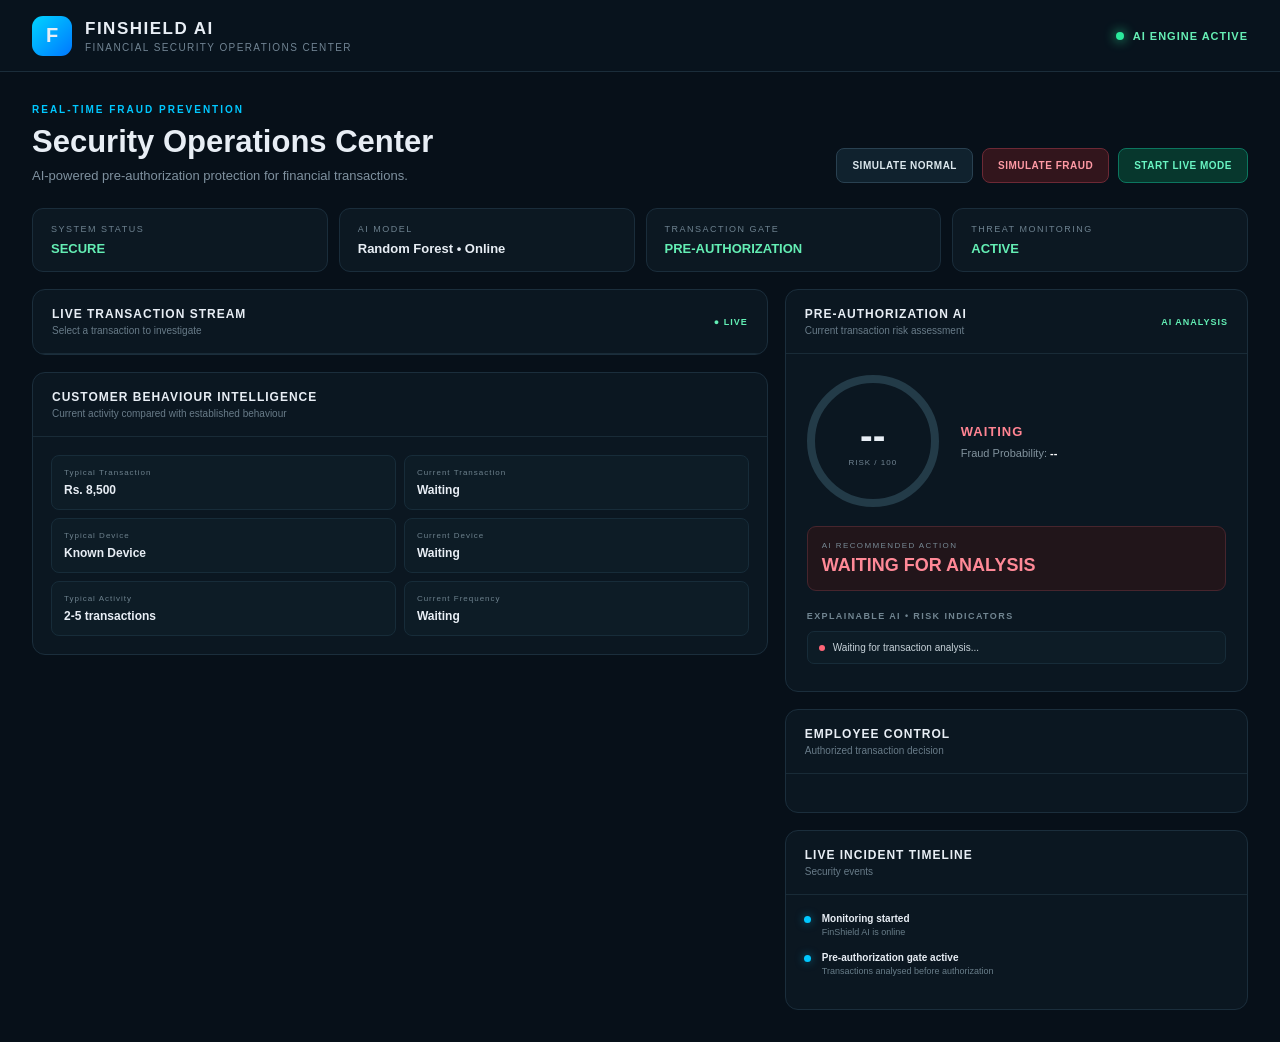
<file: frontend/pages/app_before_dashboard_upgrade.html>
﻿<!DOCTYPE html>
<html lang="en">
<head>
<meta charset="UTF-8">
<meta name="viewport" content="width=device-width, initial-scale=1.0">
<title>FinShield AI | Security Operations Center</title>

<style>
*{box-sizing:border-box;margin:0;padding:0}

body{
font-family:Inter,Segoe UI,Arial,sans-serif;
background:#071019;
color:#e8eef5;
min-height:100vh;
}

button{font-family:inherit;cursor:pointer}

.header{
height:72px;
background:#08131d;
border-bottom:1px solid #1b2d3a;
display:flex;
align-items:center;
justify-content:space-between;
padding:0 32px;
position:sticky;
top:0;
z-index:10;
}

.brand{display:flex;align-items:center;gap:13px}

.logo{
width:40px;height:40px;border-radius:11px;
background:linear-gradient(135deg,#00d4ff,#0077ff);
display:flex;align-items:center;justify-content:center;
font-weight:900;font-size:20px;
}

.brand-title{font-size:17px;font-weight:900;letter-spacing:1.5px}
.brand-sub{font-size:10px;color:#718493;letter-spacing:1.4px;margin-top:3px}

.status{
display:flex;align-items:center;gap:9px;
font-size:11px;font-weight:800;color:#66efb5;
letter-spacing:1px;
}

.dot{
width:8px;height:8px;border-radius:50%;
background:#2be99c;
box-shadow:0 0 12px #2be99c;
}

.container{max-width:1450px;margin:auto;padding:32px}

.hero{
display:flex;
justify-content:space-between;
align-items:flex-end;
margin-bottom:25px;
}

.eyebrow{
color:#00c8ff;
font-size:10px;
font-weight:900;
letter-spacing:2px;
margin-bottom:9px;
}

h1{font-size:31px;margin-bottom:8px}
.hero p{font-size:13px;color:#7f919f}

.controls{display:flex;gap:9px;flex-wrap:wrap}

.btn{
padding:11px 15px;
border-radius:8px;
border:1px solid #294151;
background:#10222e;
color:#dce8ee;
font-size:10px;
font-weight:900;
letter-spacing:.5px;
}

.btn:hover{border-color:#00c8ff}

.btn-danger{
background:#32151c;
border-color:#6c2935;
color:#ff9aa5;
}

.btn-live{
background:#07372d;
border-color:#0c765f;
color:#69f5c3;
}

.status-grid{
display:grid;
grid-template-columns:repeat(4,1fr);
gap:11px;
margin-bottom:17px;
}

.status-card{
background:#0c1822;
border:1px solid #1a2d3b;
border-radius:11px;
padding:15px 18px;
}

.label{
font-size:9px;
color:#6e8290;
letter-spacing:1.5px;
text-transform:uppercase;
}

.value{
font-size:13px;
font-weight:900;
margin-top:7px;
}

.green{color:#64eeb4}

.layout{
display:grid;
grid-template-columns:1.35fr .85fr;
gap:17px;
}

.panel{
background:#0b1721;
border:1px solid #1b2e3c;
border-radius:13px;
overflow:hidden;
}

.panel-head{
padding:17px 19px;
border-bottom:1px solid #192b37;
display:flex;
justify-content:space-between;
align-items:center;
}

.title{
font-size:12px;
font-weight:900;
letter-spacing:1px;
}

.sub{
font-size:10px;
color:#687b88;
margin-top:4px;
}

.live{
font-size:9px;
font-weight:900;
letter-spacing:1px;
color:#63efb5;
}

.transaction{
display:flex;
justify-content:space-between;
align-items:center;
padding:17px 19px;
border-bottom:1px solid #142630;
cursor:pointer;
transition:.2s;
}

.transaction:hover{
background:#10212d;
}

.txleft{
display:flex;
align-items:center;
gap:13px;
}

.txicon{
width:40px;height:40px;
border-radius:9px;
background:#162a37;
display:flex;
align-items:center;
justify-content:center;
font-size:10px;
font-weight:900;
color:#61dfff;
}

.txid{font-size:12px;font-weight:900}
.meta{font-size:10px;color:#6e8290;margin-top:5px}

.txright{text-align:right}
.amount{font-size:13px;font-weight:900}

.pill{
display:inline-block;
margin-top:5px;
padding:4px 8px;
border-radius:20px;
font-size:8px;
font-weight:900;
letter-spacing:.7px;
}

.critical{background:#421923;color:#ff8997}
.high{background:#3d2a14;color:#ffc86e}
.medium{background:#352f14;color:#e9d46d}
.low{background:#10372d;color:#68eebe}

.ai{
padding:21px;
}

.scorebox{
display:flex;
align-items:center;
gap:22px;
}

.circle{
width:132px;height:132px;
border-radius:50%;
border:8px solid #233b48;
display:flex;
flex-direction:column;
align-items:center;
justify-content:center;
}

.score{
font-size:38px;
font-weight:900;
}

.score-caption{
font-size:8px;
color:#718492;
letter-spacing:1px;
}

.risk{
font-size:13px;
font-weight:900;
color:#ff8492;
letter-spacing:1px;
margin-bottom:8px;
}

.prob{
font-size:11px;
color:#82939e;
}

.prob strong{color:white}

.recommend{
margin-top:19px;
padding:14px;
border-radius:9px;
background:#21151a;
border:1px solid #47252d;
}

.rec-label{
font-size:8px;
color:#778994;
letter-spacing:1.4px;
}

.rec-value{
font-size:18px;
font-weight:900;
color:#ff8997;
margin-top:5px;
}

.section{
margin-top:20px;
}

.section-title{
font-size:9px;
color:#718591;
font-weight:900;
letter-spacing:1.4px;
margin-bottom:10px;
}

.factor{
padding:10px 11px;
border:1px solid #172c39;
background:#0d1c26;
border-radius:7px;
font-size:10px;
margin-bottom:6px;
color:#c7d2d9;
}

.factor:before{
content:"";
display:inline-block;
width:6px;height:6px;
border-radius:50%;
background:#ff6577;
margin-right:8px;
}

.behaviour{
padding:18px;
}

.behaviour-grid{
display:grid;
grid-template-columns:1fr 1fr;
gap:8px;
}

.behaviour-item{
padding:12px;
border:1px solid #172c39;
background:#0d1c26;
border-radius:8px;
}

.behaviour-item span{
font-size:8px;
color:#6d818d;
letter-spacing:1px;
display:block;
}

.behaviour-item strong{
display:block;
font-size:12px;
margin-top:6px;
}

.investigation{
padding:19px;
}

.detail-grid{
display:grid;
grid-template-columns:1fr 1fr;
gap:8px;
}

.detail{
background:#0d1c26;
border:1px solid #172b38;
border-radius:8px;
padding:11px;
}

.detail span{
display:block;
font-size:8px;
color:#6c808c;
letter-spacing:1px;
}

.detail strong{
display:block;
font-size:12px;
margin-top:5px;
}

.action-grid{
display:grid;
grid-template-columns:1fr 1fr;
gap:8px;
margin-top:12px;
}

.action{
padding:12px;
border-radius:8px;
border:1px solid #263d4a;
background:#12232e;
color:#dbe6ec;
font-size:9px;
font-weight:900;
}

.action:hover{
border-color:#00c8ff;
}

.timeline{
padding:18px;
}

.event{
display:flex;
gap:11px;
padding-bottom:15px;
}

.event-dot{
width:7px;height:7px;
background:#00c8ff;
border-radius:50%;
margin-top:3px;
flex-shrink:0;
box-shadow:0 0 9px rgba(0,200,255,.5);
}

.event strong{
display:block;
font-size:10px;
}

.event span{
display:block;
font-size:9px;
color:#687d89;
margin-top:3px;
}

.alert{
position:fixed;
right:22px;
bottom:22px;
width:350px;
padding:17px;
border-radius:11px;
background:#170c11;
border:1px solid #792b3a;
box-shadow:0 15px 50px rgba(0,0,0,.5);
transform:translateY(130px);
opacity:0;
transition:.3s;
z-index:50;
}

.alert.show{
transform:translateY(0);
opacity:1;
}

.alert-title{
font-size:10px;
font-weight:900;
letter-spacing:1px;
color:#ff7484;
}

.alert-text{
font-size:10px;
line-height:1.5;
color:#bdc9d0;
margin-top:6px;
}

.overlay{
display:none;
position:fixed;
inset:0;
background:rgba(0,0,0,.65);
z-index:40;
}

.drawer{
position:fixed;
right:0;
top:0;
height:100vh;
width:470px;
background:#09141e;
border-left:1px solid #27404e;
z-index:41;
transform:translateX(100%);
transition:.3s;
overflow-y:auto;
}

.drawer.open{
transform:translateX(0);
}

.drawer-head{
padding:22px;
border-bottom:1px solid #1b2e3b;
display:flex;
justify-content:space-between;
align-items:center;
}

.close{
background:none;
border:0;
color:#718693;
font-size:22px;
}

.drawer-body{
padding:22px;
}

.invest-title{
font-size:18px;
font-weight:900;
margin-bottom:5px;
}

.invest-sub{
font-size:10px;
color:#6e8290;
margin-bottom:20px;
}

.big-score{
font-size:48px;
font-weight:900;
}

.invest-risk{
font-size:11px;
font-weight:900;
color:#ff8795;
letter-spacing:1px;
}

@media(max-width:1000px){
.layout{grid-template-columns:1fr}
.status-grid{grid-template-columns:1fr 1fr}
.hero{display:block}
.controls{margin-top:18px}
}

@media(max-width:650px){
.container{padding:17px}
.header{padding:0 17px}
.status-grid{grid-template-columns:1fr}
.drawer{width:100%}
}
</style>
</head>

<body>

<header class="header">

<div class="brand">
<div class="logo">F</div>
<div>
<div class="brand-title">FINSHIELD AI</div>
<div class="brand-sub">FINANCIAL SECURITY OPERATIONS CENTER</div>
</div>
</div>

<div class="status">
<span class="dot"></span>
AI ENGINE ACTIVE
</div>

</header>

<main class="container">

<section class="hero">

<div>
<div class="eyebrow">REAL-TIME FRAUD PREVENTION</div>
<h1>Security Operations Center</h1>
<p>AI-powered pre-authorization protection for financial transactions.</p>
</div>

<div class="controls">
<button class="btn" onclick="simulateNormal()">SIMULATE NORMAL</button>
<button class="btn btn-danger" onclick="simulateFraud()">SIMULATE FRAUD</button>
<button class="btn btn-live" onclick="startLive()">START LIVE MODE</button>
</div>

</section>

<section class="status-grid">

<div class="status-card">
<div class="label">System Status</div>
<div class="value green">SECURE</div>
</div>

<div class="status-card">
<div class="label">AI Model</div>
<div class="value">Random Forest • Online</div>
</div>

<div class="status-card">
<div class="label">Transaction Gate</div>
<div class="value green">PRE-AUTHORIZATION</div>
</div>

<div class="status-card">
<div class="label">Threat Monitoring</div>
<div class="value green">ACTIVE</div>
</div>

</section>

<div class="layout">

<section>

<div class="panel">

<div class="panel-head">
<div>
<div class="title">LIVE TRANSACTION STREAM</div>
<div class="sub">Select a transaction to investigate</div>
</div>
<div class="live">● LIVE</div>
</div>

<div id="transactionList"></div>

</div>

<div class="panel" style="margin-top:17px">

<div class="panel-head">
<div>
<div class="title">CUSTOMER BEHAVIOUR INTELLIGENCE</div>
<div class="sub">Current activity compared with established behaviour</div>
</div>
</div>

<div class="behaviour">

<div class="behaviour-grid">

<div class="behaviour-item">
<span>Typical Transaction</span>
<strong>Rs. 8,500</strong>
</div>

<div class="behaviour-item">
<span>Current Transaction</span>
<strong id="currentAmount">Waiting</strong>
</div>

<div class="behaviour-item">
<span>Typical Device</span>
<strong>Known Device</strong>
</div>

<div class="behaviour-item">
<span>Current Device</span>
<strong id="currentDevice">Waiting</strong>
</div>

<div class="behaviour-item">
<span>Typical Activity</span>
<strong>2-5 transactions</strong>
</div>

<div class="behaviour-item">
<span>Current Frequency</span>
<strong id="currentFrequency">Waiting</strong>
</div>

</div>

</div>
</div>

</section>

<section>

<div class="panel">

<div class="panel-head">
<div>
<div class="title">PRE-AUTHORIZATION AI</div>
<div class="sub">Current transaction risk assessment</div>
</div>
<div class="live">AI ANALYSIS</div>
</div>

<div class="ai">

<div class="scorebox">

<div class="circle">
<div class="score" id="riskScore">--</div>
<div class="score-caption">RISK / 100</div>
</div>

<div>
<div class="risk" id="riskLevel">WAITING</div>
<div class="prob">Fraud Probability: <strong id="fraudProbability">--</strong></div>
</div>

</div>

<div class="recommend">

<div class="rec-label">AI RECOMMENDED ACTION</div>
<div class="rec-value" id="recommendation">WAITING FOR ANALYSIS</div>

</div>

<div class="section">

<div class="section-title">EXPLAINABLE AI • RISK INDICATORS</div>

<div id="factors">
<div class="factor">Waiting for transaction analysis...</div>
</div>

</div>

</div>

</div>

<div class="panel" style="margin-top:17px">

<div class="panel-head">
<div>
<div class="title">EMPLOYEE CONTROL</div>
<div class="sub">Authorized transaction decision</div>
</div>
</div>

<div class="investigation">

<div class="action-grid">
<button class="action" onclick="decision('APPROVE')">APPROVE</button>
<button class="action" onclick="decision('VERIFY')">REQUEST VERIFICATION</button>
<button class="action" onclick="decision('HOLD')">HOLD TRANSACTION</button>
<button class="action" onclick="decision('BLOCK')">BLOCK TRANSACTION</button>
</div>

</div>

</div>

<div class="panel" style="margin-top:17px">

<div class="panel-head">
<div>
<div class="title">LIVE INCIDENT TIMELINE</div>
<div class="sub">Security events</div>
</div>
</div>

<div class="timeline" id="timeline">

<div class="event">
<div class="event-dot"></div>
<div>
<strong>Monitoring started</strong>
<span>FinShield AI is online</span>
</div>
</div>

<div class="event">
<div class="event-dot"></div>
<div>
<strong>Pre-authorization gate active</strong>
<span>Transactions analysed before authorization</span>
</div>
</div>

</div>

</div>

</section>

</div>

</main>

<div class="overlay" id="overlay" onclick="closeInvestigation()"></div>

<aside class="drawer" id="drawer">

<div class="drawer-head">

<div>
<div class="title">TRANSACTION INVESTIGATION</div>
<div class="sub">FinShield security analysis</div>
</div>

<button class="close" onclick="closeInvestigation()">×</button>

</div>

<div class="drawer-body">

<div class="invest-title" id="investId">TXN-FS-10000</div>
<div class="invest-sub" id="investMeta">Transaction details</div>

<div class="big-score" id="investScore">--</div>
<div class="invest-risk" id="investLevel">WAITING</div>

<div class="section">

<div class="section-title">TRANSACTION DETAILS</div>

<div class="detail-grid">

<div class="detail">
<span>AMOUNT</span>
<strong id="investAmount">--</strong>
</div>

<div class="detail">
<span>LOCATION</span>
<strong id="investLocation">--</strong>
</div>

<div class="detail">
<span>DEVICE</span>
<strong id="investDevice">--</strong>
</div>

<div class="detail">
<span>PAYMENT</span>
<strong id="investPayment">--</strong>
</div>

<div class="detail">
<span>FREQUENCY</span>
<strong id="investFrequency">--</strong>
</div>

<div class="detail">
<span>FAILED ATTEMPTS</span>
<strong id="investFailed">--</strong>
</div>

</div>

</div>

<div class="section">

<div class="section-title">AI RISK ANALYSIS</div>

<div class="detail">
<span>FRAUD PROBABILITY</span>
<strong id="investProbability">--</strong>
</div>

</div>

<div class="section">

<div class="section-title">RISK INDICATORS</div>

<div id="investFactors"></div>

</div>

<div class="section">

<div class="section-title">EMPLOYEE ACTION</div>

<div class="action-grid">

<button class="action" onclick="decision('VERIFY')">VERIFY</button>
<button class="action" onclick="decision('HOLD')">HOLD</button>
<button class="action" onclick="decision('BLOCK')">BLOCK</button>
<button class="action" onclick="decision('APPROVE')">APPROVE</button>

</div>

</div>

</div>

</aside>

<div class="alert" id="alertBox">

<div class="alert-title">FINSHIELD SECURITY ALERT</div>

<div class="alert-text" id="alertText">
Suspicious transaction detected.
</div>

</div>



<script src="dashboard.js"></script></body>
</html>
</file>
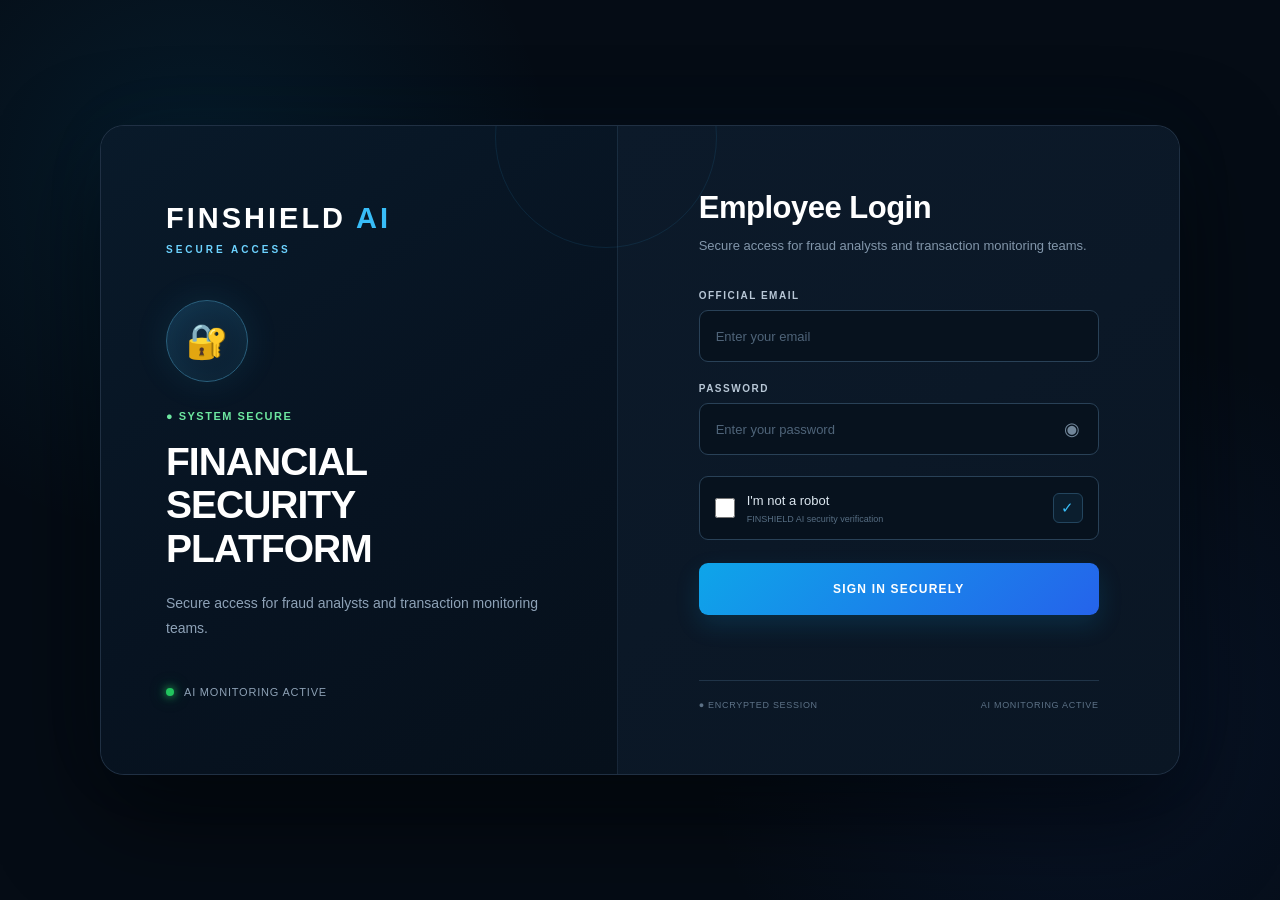
<file: frontend/pages/app_current_backup.html>
﻿<!DOCTYPE html>
<html lang="en">
<head>
<meta charset="UTF-8">
<meta name="viewport" content="width=device-width, initial-scale=1.0">
<title>FINSHIELD AI</title>

<style>
*{box-sizing:border-box;margin:0;padding:0}

body{
    font-family:Arial,Helvetica,sans-serif;
    background:#07111f;
    color:#eaf2fb;
}

button{font-family:inherit;cursor:pointer}

.topbar{
    height:70px;
    border-bottom:1px solid #20344b;
    background:#091725;
    display:flex;
    align-items:center;
    justify-content:space-between;
    padding:0 28px;
}

.brand{
    display:flex;
    align-items:center;
    gap:14px;
}

.logo{
    width:40px;
    height:40px;
    border-radius:10px;
    background:#1479ff;
    display:flex;
    align-items:center;
    justify-content:center;
    font-weight:900;
}

.brand-name{
    font-size:20px;
    font-weight:800;
    letter-spacing:1px;
}

.brand-sub{
    font-size:10px;
    color:#7e94ad;
    margin-top:3px;
}

.user-area{
    display:flex;
    align-items:center;
    gap:14px;
}

.user-name{
    font-size:13px;
    color:#b9c9da;
}

.logout{
    background:#15273b;
    color:#d7e5f3;
    border:1px solid #29425c;
    padding:9px 14px;
    border-radius:8px;
}

.page{
    max-width:1450px;
    margin:auto;
    padding:28px;
}

.hero{
    display:flex;
    justify-content:space-between;
    align-items:center;
    margin-bottom:25px;
}

.hero h1{
    font-size:29px;
    margin-bottom:7px;
}

.hero p{
    color:#8399b0;
    font-size:14px;
}

.live{
    display:flex;
    align-items:center;
    gap:8px;
    background:#0c2530;
    border:1px solid #1d4d56;
    padding:10px 15px;
    border-radius:20px;
    font-size:12px;
    color:#62e0bb;
}

.dot{
    width:8px;
    height:8px;
    border-radius:50%;
    background:#35d39b;
    box-shadow:0 0 10px #35d39b;
}

.controls{
    display:flex;
    gap:12px;
    flex-wrap:wrap;
    margin-bottom:25px;
}

.action{
    border:0;
    padding:13px 18px;
    border-radius:9px;
    font-weight:700;
    color:white;
}

.fraud{background:#c9364d}
.normal{background:#15795b}
.random{background:#286bc7}

.grid{
    display:grid;
    grid-template-columns:repeat(4,1fr);
    gap:15px;
    margin-bottom:25px;
}

.card{
    background:#0b1a2b;
    border:1px solid #20354b;
    border-radius:13px;
    padding:19px;
}

.card-label{
    color:#71879f;
    font-size:11px;
    text-transform:uppercase;
    letter-spacing:.7px;
}

.big{
    font-size:27px;
    font-weight:800;
    margin-top:9px;
}

.green{color:#44d5a4}
.red{color:#ff6576}
.blue{color:#5aa7ff}
.yellow{color:#f4c95d}

.main{
    display:grid;
    grid-template-columns:1.55fr .9fr;
    gap:18px;
}

.section{
    background:#0b1a2b;
    border:1px solid #20354b;
    border-radius:14px;
    overflow:hidden;
}

.section-head{
    padding:18px 20px;
    border-bottom:1px solid #20354b;
    display:flex;
    justify-content:space-between;
    align-items:center;
}

.section-head h2{
    font-size:15px;
}

.section-head span{
    color:#71879f;
    font-size:11px;
}

.transactions{
    min-height:420px;
}

.tx{
    padding:17px 20px;
    border-bottom:1px solid #172b40;
    display:flex;
    justify-content:space-between;
    align-items:center;
    gap:15px;
    cursor:pointer;
    transition:.15s;
}

.tx:hover{
    background:#102238;
}

.tx-main{
    display:flex;
    align-items:center;
    gap:13px;
    min-width:0;
}

.tx-icon{
    width:40px;
    height:40px;
    border-radius:10px;
    background:#12283f;
    display:flex;
    align-items:center;
    justify-content:center;
    color:#6eafff;
    font-weight:800;
}

.tx-id{
    font-size:13px;
    font-weight:700;
}

.tx-meta{
    color:#71879f;
    font-size:11px;
    margin-top:5px;
}

.tx-right{
    text-align:right;
    min-width:130px;
}

.amount{
    font-weight:800;
    font-size:14px;
}

.badge{
    display:inline-block;
    margin-top:6px;
    padding:5px 9px;
    border-radius:20px;
    font-size:10px;
    font-weight:800;
}

.low{background:#123d32;color:#56dfad}
.medium{background:#403a19;color:#f3d45c}
.high{background:#492d1b;color:#ffad61}
.critical{background:#4a1e2a;color:#ff7082}

.status{
    margin-top:5px;
    color:#8fa5bb;
    font-size:10px;
}

.right-column{
    display:flex;
    flex-direction:column;
    gap:18px;
}

.ai{
    padding:20px;
}

.score{
    text-align:center;
    margin:10px 0 20px;
}

.score-number{
    font-size:55px;
    font-weight:900;
}

.score-label{
    color:#8298ae;
    font-size:11px;
}

.factor{
    display:flex;
    gap:9px;
    padding:10px 0;
    border-bottom:1px solid #172b40;
    font-size:12px;
    color:#bdccda;
}

.factor span{
    color:#ff6677;
}

.system{
    padding:20px;
}

.system-row{
    display:flex;
    justify-content:space-between;
    padding:12px 0;
    border-bottom:1px solid #172b40;
    font-size:12px;
}

.ok{
    color:#49d9a8;
}

.empty{
    text-align:center;
    padding:90px 20px;
    color:#6f859b;
    font-size:13px;
}

.drawer{
    position:fixed;
    right:0;
    top:0;
    width:430px;
    max-width:100%;
    height:100%;
    background:#091725;
    border-left:1px solid #284058;
    box-shadow:-20px 0 60px rgba(0,0,0,.4);
    transform:translateX(100%);
    transition:.25s;
    z-index:20;
    overflow:auto;
}

.drawer.open{
    transform:translateX(0);
}

.drawer-head{
    padding:22px;
    border-bottom:1px solid #20354b;
    display:flex;
    justify-content:space-between;
}

.close{
    border:0;
    background:#15283c;
    color:white;
    width:35px;
    height:35px;
    border-radius:8px;
}

.drawer-body{
    padding:22px;
}

.detail{
    padding:15px 0;
    border-bottom:1px solid #20354b;
}

.detail-label{
    color:#71879f;
    font-size:10px;
    text-transform:uppercase;
}

.detail-value{
    margin-top:5px;
    font-size:14px;
}

.open-customer{
    width:100%;
    margin-top:20px;
    padding:14px;
    border:0;
    border-radius:9px;
    background:#1479ff;
    color:white;
    font-weight:800;
}

.toast{
    position:fixed;
    bottom:25px;
    right:25px;
    background:#10263b;
    border:1px solid #2d4d68;
    padding:15px 20px;
    border-radius:10px;
    display:none;
    z-index:30;
    box-shadow:0 10px 40px rgba(0,0,0,.4);
}

@media(max-width:1000px){
    .grid{grid-template-columns:repeat(2,1fr)}
    .main{grid-template-columns:1fr}
}

@media(max-width:600px){
    .topbar{padding:0 15px}
    .page{padding:16px}
    .hero{align-items:flex-start;gap:15px;flex-direction:column}
    .grid{grid-template-columns:1fr}
    .user-name{display:none}
}
</style>
</head>

<body>

<header class="topbar">

<div class="brand">
<div class="logo">FS</div>
<div>
<div class="brand-name">FINSHIELD AI</div>
<div class="brand-sub">FINANCIAL SECURITY OPERATIONS CENTER</div>
</div>
</div>

<div class="user-area">
<div class="user-name" id="employeeName">Bank Employee</div>
<button class="logout" onclick="logout()">LOGOUT</button>
</div>

</header>

<main class="page">

<div class="hero">

<div>
<h1>Real-Time Fraud Prevention</h1>
<p>AI-powered pre-authorization transaction monitoring and risk prevention.</p>
</div>

<div class="live">
<div class="dot"></div>
LIVE MONITORING
</div>

</div>

<div class="controls">

<button class="action normal" onclick="simulateNormal()">
SIMULATE NORMAL
</button>

<button class="action fraud" onclick="simulateFraud()">
SIMULATE FRAUD
</button>

<button class="action random" onclick="simulateRandom()">
GENERATE TRANSACTION
</button>

</div>

<div class="grid">

<div class="card">
<div class="card-label">Transactions monitored</div>
<div class="big blue" id="total">0</div>
</div>

<div class="card">
<div class="card-label">Approved</div>
<div class="big green" id="approved">0</div>
</div>

<div class="card">
<div class="card-label">Awaiting verification</div>
<div class="big yellow" id="pending">0</div>
</div>

<div class="card">
<div class="card-label">Blocked</div>
<div class="big red" id="blocked">0</div>
</div>

</div>

<div class="main">

<div class="section">

<div class="section-head">
<h2>LIVE TRANSACTION STREAM</h2>
<span>PRE-AUTHORIZATION GATE</span>
</div>

<div class="transactions" id="transactionList">

<div class="empty" id="empty">
No transactions yet.<br>
Use the simulator above to send a transaction through the AI engine.
</div>

</div>

</div>

<div class="right-column">

<div class="section">

<div class="section-head">
<h2>AI RISK ANALYSIS</h2>
<span>RANDOM FOREST</span>
</div>

<div class="ai">

<div class="score">
<div class="score-number" id="score">--</div>
<div class="score-label">LATEST RISK SCORE / 100</div>
</div>

<div id="riskFactors">

<div class="empty" style="padding:20px">
Waiting for transaction analysis
</div>

</div>

</div>

</div>

<div class="section">

<div class="section-head">
<h2>SYSTEM STATUS</h2>
<span>SECURE</span>
</div>

<div class="system">

<div class="system-row">
<span>AI Engine</span>
<span class="ok">● ONLINE</span>
</div>

<div class="system-row">
<span>Transaction Monitoring</span>
<span class="ok">● ACTIVE</span>
</div>

<div class="system-row">
<span>Pre-Authorization</span>
<span class="ok">● ACTIVE</span>
</div>

<div class="system-row">
<span>Customer Verification</span>
<span class="ok">● READY</span>
</div>

</div>

</div>

</div>

</div>

</main>

<div class="drawer" id="drawer">

<div class="drawer-head">
<div>
<h2>Transaction Investigation</h2>
<div style="color:#71879f;font-size:11px;margin-top:5px">
AI SECURITY ANALYSIS
</div>
</div>

<button class="close" onclick="closeDrawer()">×</button>

</div>

<div class="drawer-body" id="drawerBody"></div>

</div>

<div class="toast" id="toast"></div>

<script>

if(!localStorage.getItem("finshield_user")){
    window.location.href="login.html";
}

const employee =
JSON.parse(localStorage.getItem("finshield_user") || "{}");

document.getElementById("employeeName").textContent =
employee.name || "Bank Employee";

let transactions = [];

const scenarios = {

normal:[
{
amount:4200,
hour:14,
frequency:2,
failed_attempts:0,
location:"Chennai",
device:"Known",
payment_method:"UPI"
},
{
amount:7800,
hour:11,
frequency:3,
failed_attempts:0,
location:"Coimbatore",
device:"Known",
payment_method:"Card"
},
{
amount:12500,
hour:16,
frequency:1,
failed_attempts:0,
location:"Madurai",
device:"Known",
payment_method:"Net Banking"
}
],

fraud:[
{
amount:85000,
hour:2,
frequency:15,
failed_attempts:4,
location:"Mumbai",
device:"New",
payment_method:"UPI"
},
{
amount:125000,
hour:3,
frequency:18,
failed_attempts:5,
location:"Delhi",
device:"New",
payment_method:"Card"
},
{
amount:210000,
hour:1,
frequency:14,
failed_attempts:4,
location:"Bengaluru",
device:"New",
payment_method:"UPI"
},
{
amount:72500,
hour:4,
frequency:12,
failed_attempts:3,
location:"Hyderabad",
device:"New",
payment_method:"Card"
},
{
amount:48500,
hour:2,
frequency:16,
failed_attempts:4,
location:"Kolkata",
device:"New",
payment_method:"Net Banking"
}
]

};

function pick(arr){
    return arr[Math.floor(Math.random()*arr.length)];
}

async function sendTransaction(transaction){

    showToast("Transaction received by FINSHIELD AI...");

    try{

        const response = await fetch(
            "http://127.0.0.1:8000/api/transactions/analyze",
            {
                method:"POST",
                headers:{
                    "Content-Type":"application/json"
                },
                body:JSON.stringify(transaction)
            }
        );

        const data = await response.json();

        if(!response.ok){
            showToast("AI analysis failed");
            return;
        }

        const record = {
            ...data,
            input:transaction,
            created:Date.now()
        };

        transactions.unshift(record);

        renderTransaction(record);
        updateStats();
        showRisk(record);

        if(data.analysis.risk_score >= 60){

            showToast(
                "⚠ High-risk transaction placed ON HOLD"
            );

        }else{

            showToast(
                "✓ Transaction approved by AI"
            );
        }

    }catch(error){

        console.error(error);

        showToast(
            "Cannot connect to FINSHIELD AI backend"
        );
    }
}

function simulateNormal(){
    sendTransaction(pick(scenarios.normal));
}

function simulateFraud(){
    sendTransaction(pick(scenarios.fraud));
}

function simulateRandom(){

    if(Math.random() < .55){
        simulateFraud();
    }else{
        simulateNormal();
    }

}

function renderTransaction(record){

    const empty=document.getElementById("empty");

    if(empty) empty.remove();

    const list=document.getElementById("transactionList");

    const tx=record.input;
    const analysis=record.analysis;

    let cls="low";

    if(analysis.risk_level==="CRITICAL") cls="critical";
    else if(analysis.risk_level==="HIGH") cls="high";
    else if(analysis.risk_level==="MEDIUM") cls="medium";

    const item=document.createElement("div");

    item.className="tx";

    item.innerHTML=`

<div class="tx-main">

<div class="tx-icon">TX</div>

<div>

<div class="tx-id">
${record.transaction_id}
</div>

<div class="tx-meta">
${tx.location} • ${tx.payment_method} • ${tx.device} Device
</div>

</div>

</div>

<div class="tx-right">

<div class="amount">
₹${Number(tx.amount).toLocaleString("en-IN")}
</div>

<div class="badge ${cls}">
${analysis.risk_level} • ${analysis.risk_score}/100
</div>

<div class="status">
${record.status}
</div>

</div>

`;

item.onclick=()=>{
    openInvestigation(record);
};

list.prepend(item);

}

function openInvestigation(record){

    const tx=record.input;
    const a=record.analysis;

    document.getElementById("drawerBody").innerHTML=`

<div class="detail">
<div class="detail-label">Transaction ID</div>
<div class="detail-value">${record.transaction_id}</div>
</div>

<div class="detail">
<div class="detail-label">Amount</div>
<div class="detail-value">
₹${Number(tx.amount).toLocaleString("en-IN")}
</div>
</div>

<div class="detail">
<div class="detail-label">Location</div>
<div class="detail-value">${tx.location}</div>
</div>

<div class="detail">
<div class="detail-label">Payment Method</div>
<div class="detail-value">${tx.payment_method}</div>
</div>

<div class="detail">
<div class="detail-label">Device</div>
<div class="detail-value">${tx.device}</div>
</div>

<div class="detail">
<div class="detail-label">AI Risk</div>
<div class="detail-value">
${a.risk_level} — ${a.risk_score}/100
</div>
</div>

<div class="detail">
<div class="detail-label">Recommended Action</div>
<div class="detail-value">${a.recommended_action}</div>
</div>

<div style="margin-top:20px;font-weight:700">
Explainable AI Risk Indicators
</div>

<div style="margin-top:10px">

${
a.risk_factors.length
?
a.risk_factors.map(x=>`
<div class="factor">
<span>⚠</span>${x}
</div>
`).join("")
:
`<div class="factor">
<span>✓</span>No major risk indicators detected
</div>`
}

</div>

${
a.risk_score >= 60
?
`<button class="open-customer"
onclick="openCustomer('${record.transaction_id}')">
OPEN CUSTOMER VERIFICATION
</button>`
:
`<div style="margin-top:20px;color:#49d9a8;font-size:13px">
✓ AI approved this transaction.
</div>`
}

`;

document.getElementById("drawer").classList.add("open");

}

function openCustomer(id){

    const url =
    "http://127.0.0.1:5500/pages/customer.html?transaction_id="
    +encodeURIComponent(id);

    window.open(url,"_blank");

}

function closeDrawer(){
    document.getElementById("drawer").classList.remove("open");
}

function showRisk(record){

    document.getElementById("score").textContent =
        record.analysis.risk_score;

    const factors=record.analysis.risk_factors;

    document.getElementById("riskFactors").innerHTML=

    factors.length

    ?

    factors.map(x=>`
    <div class="factor">
    <span>⚠</span>
    ${x}
    </div>
    `).join("")

    :

    `<div class="factor">
    <span>✓</span>
    No major risk indicators detected
    </div>`;

}

function updateStats(){

    document.getElementById("total").textContent =
        transactions.length;

    document.getElementById("approved").textContent =
        transactions.filter(x=>x.status==="APPROVED").length;

    document.getElementById("pending").textContent =
        transactions.filter(x=>
            x.status==="AWAITING VERIFICATION"
        ).length;

    document.getElementById("blocked").textContent =
        transactions.filter(x=>x.status==="BLOCKED").length;

}

function showToast(message){

    const toast=document.getElementById("toast");

    toast.textContent=message;

    toast.style.display="block";

    setTimeout(()=>{
        toast.style.display="none";
    },3000);

}

function logout(){

    localStorage.removeItem("finshield_user");

    window.location.href="login.html";

}

</script>

</body>
</html>
</file>
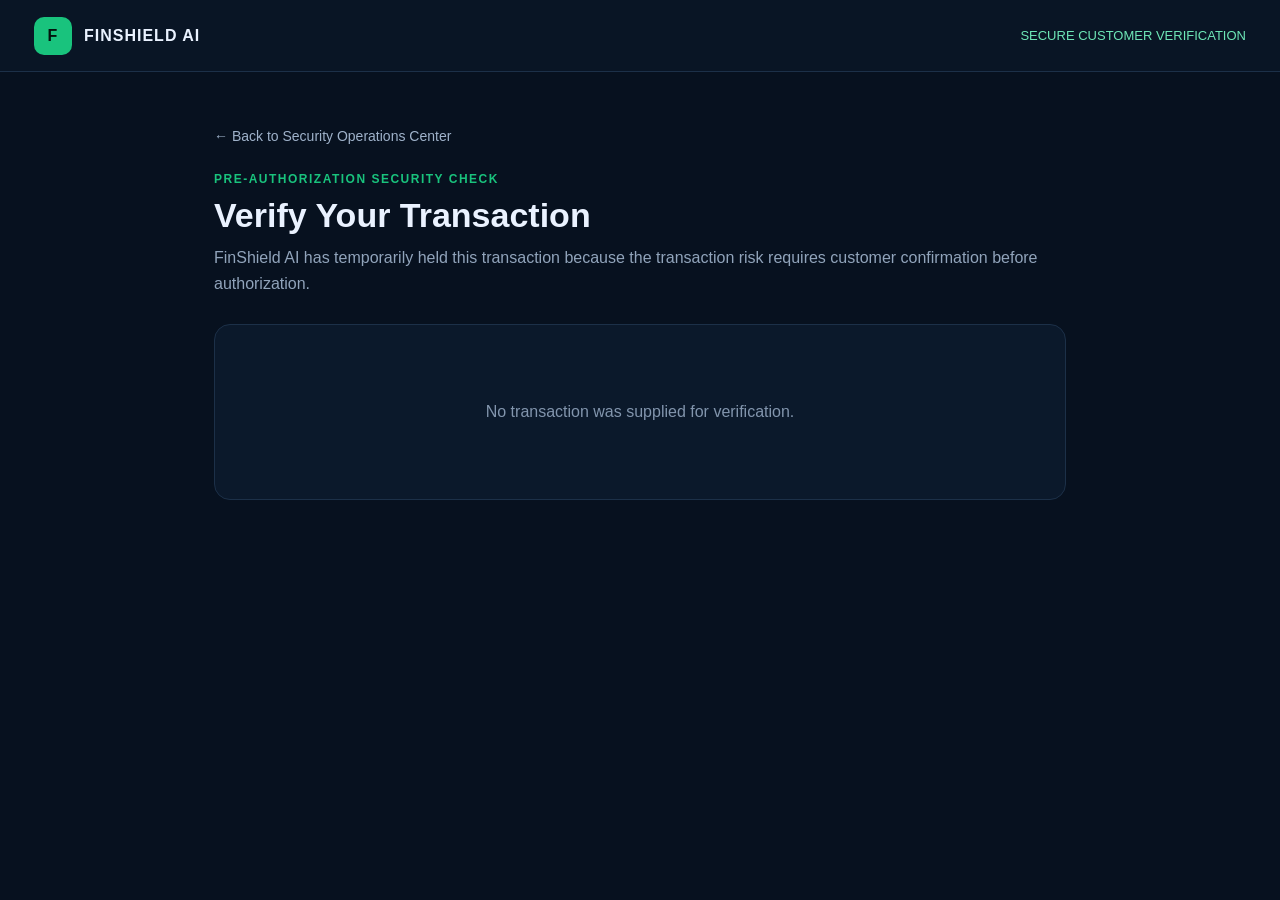
<file: frontend/pages/customer.html>
﻿<!DOCTYPE html>
<html>
<head>
<meta charset="UTF-8">
<title>FinShield AI - Customer Verification</title>

<style>
*{
    box-sizing:border-box;
}

body{
    margin:0;
    font-family:Arial,Helvetica,sans-serif;
    background:#07111f;
    color:#eaf2ff;
}

.topbar{
    height:72px;
    display:flex;
    align-items:center;
    justify-content:space-between;
    padding:0 34px;
    border-bottom:1px solid #1c3048;
    background:#091525;
}

.brand{
    display:flex;
    align-items:center;
    gap:12px;
    font-weight:700;
    letter-spacing:1px;
}

.logo{
    width:38px;
    height:38px;
    border-radius:10px;
    display:flex;
    align-items:center;
    justify-content:center;
    background:#19c37d;
    color:#04130d;
    font-weight:900;
}

.secure{
    color:#6ee7b7;
    font-size:13px;
}

.container{
    max-width:900px;
    margin:55px auto;
    padding:0 24px;
}

.back{
    display:inline-flex;
    align-items:center;
    gap:8px;
    color:#9fb2ca;
    text-decoration:none;
    margin-bottom:28px;
    font-size:14px;
}

.back:hover{
    color:white;
}

.header{
    margin-bottom:28px;
}

.eyebrow{
    color:#19c37d;
    font-size:12px;
    font-weight:bold;
    letter-spacing:1.5px;
    margin-bottom:10px;
}

h1{
    margin:0 0 10px;
    font-size:34px;
}

.subtitle{
    color:#91a4bb;
    line-height:1.6;
}

.card{
    background:#0b192b;
    border:1px solid #1c3048;
    border-radius:16px;
    padding:28px;
    margin-bottom:20px;
}

.status{
    display:inline-block;
    padding:7px 12px;
    border-radius:20px;
    background:#392b08;
    color:#f5c84b;
    font-size:12px;
    font-weight:bold;
    margin-bottom:20px;
}

.grid{
    display:grid;
    grid-template-columns:repeat(2,1fr);
    gap:16px;
}

.item{
    padding:17px;
    background:#081423;
    border:1px solid #172940;
    border-radius:10px;
}

.label{
    color:#71859e;
    font-size:12px;
    margin-bottom:7px;
}

.value{
    font-size:17px;
    font-weight:600;
}

.risk{
    color:#ffb84d;
}

.actions{
    display:grid;
    grid-template-columns:1fr 1fr;
    gap:14px;
    margin-top:25px;
}

button{
    border:0;
    padding:16px;
    border-radius:10px;
    font-size:15px;
    font-weight:bold;
    cursor:pointer;
}

.verify{
    background:#19c37d;
    color:#03140d;
}

.reject{
    background:#32131a;
    color:#ff7180;
    border:1px solid #68232d;
}

button:hover{
    opacity:.88;
}

.message{
    display:none;
    padding:18px;
    border-radius:10px;
    margin-top:20px;
    font-weight:bold;
}

.success{
    background:#0d3326;
    color:#6ee7b7;
    border:1px solid #1b7657;
}

.blocked{
    background:#3a151b;
    color:#ff7d89;
    border:1px solid #762833;
}

.empty{
    text-align:center;
    padding:50px 20px;
    color:#8295ad;
}

@media(max-width:650px){
    .grid,.actions{
        grid-template-columns:1fr;
    }

    .topbar{
        padding:0 18px;
    }

    h1{
        font-size:27px;
    }
}
</style>
</head>

<body>

<header class="topbar">

    <div class="brand">
        <div class="logo">F</div>
        <div>FINSHIELD AI</div>
    </div>

    <div class="secure">
        SECURE CUSTOMER VERIFICATION
    </div>

</header>

<main class="container">

    <a class="back" href="app.html">
        ← Back to Security Operations Center
    </a>

    <div class="header">

        <div class="eyebrow">
            PRE-AUTHORIZATION SECURITY CHECK
        </div>

        <h1>Verify Your Transaction</h1>

        <div class="subtitle">
            FinShield AI has temporarily held this transaction because
            the transaction risk requires customer confirmation before
            authorization.
        </div>

    </div>

    <div id="loading" class="card">
        Loading transaction security details...
    </div>

    <div id="transactionCard" class="card" style="display:none">

        <div class="status">
            AWAITING YOUR CONFIRMATION
        </div>

        <div class="grid">

            <div class="item">
                <div class="label">TRANSACTION ID</div>
                <div class="value" id="transactionId">--</div>
            </div>

            <div class="item">
                <div class="label">AMOUNT</div>
                <div class="value" id="amount">--</div>
            </div>

            <div class="item">
                <div class="label">LOCATION</div>
                <div class="value" id="location">--</div>
            </div>

            <div class="item">
                <div class="label">DEVICE</div>
                <div class="value" id="device">--</div>
            </div>

            <div class="item">
                <div class="label">PAYMENT METHOD</div>
                <div class="value" id="payment">--</div>
            </div>

            <div class="item">
                <div class="label">AI RISK</div>
                <div class="value risk">
                    <span id="riskScore">--</span>/100
                    —
                    <span id="riskLevel">--</span>
                </div>
            </div>

        </div>

        <div class="actions">

            <button class="verify" onclick="verifyTransaction(true)">
                ✓ YES, I AUTHORIZE THIS TRANSACTION
            </button>

            <button class="reject" onclick="verifyTransaction(false)">
                ✕ NO, THIS WAS NOT ME
            </button>

        </div>

        <div id="message" class="message"></div>

    </div>

</main>

<script>

const API="http://127.0.0.1:8000";

const params=new URLSearchParams(window.location.search);

const transactionId=params.get("transaction_id");

async function loadTransaction(){

    if(!transactionId){

        document.getElementById("loading").innerHTML=
            '<div class="empty">No transaction was supplied for verification.</div>';

        return;
    }

    try{

        const response=await fetch(
            API+"/api/customer/transaction/"+
            encodeURIComponent(transactionId)
        );

        const data=await response.json();

        if(!response.ok){
            throw new Error(data.detail || "Transaction not found");
        }

        document.getElementById("loading").style.display="none";

        document.getElementById("transactionCard").style.display="block";

        document.getElementById("transactionId").textContent=
            data.transaction_id;

        document.getElementById("amount").textContent=
            "₹"+Number(data.amount).toLocaleString("en-IN");

        document.getElementById("location").textContent=
            data.location;

        document.getElementById("device").textContent=
            data.device;

        document.getElementById("payment").textContent=
            data.payment_method;

        document.getElementById("riskScore").textContent=
            data.risk_score;

        document.getElementById("riskLevel").textContent=
            data.risk_level;

    }catch(error){

        document.getElementById("loading").innerHTML=
            '<div class="empty">Unable to load this transaction.<br><br>'+
            error.message+'</div>';

    }
}

async function verifyTransaction(verified){

    try{

        const response=await fetch(
            API+"/api/customer/verify",
            {
                method:"POST",
                headers:{
                    "Content-Type":"application/json"
                },
                body:JSON.stringify({
                    transaction_id:transactionId,
                    verified:verified
                })
            }
        );

        const data=await response.json();

        if(!response.ok){
            throw new Error(data.detail || "Verification failed");
        }

        const message=document.getElementById("message");

        message.style.display="block";

        if(verified){

            message.className="message success";

            message.textContent=
                "✓ Transaction VERIFIED successfully. Returning to FinShield Security Operations Center...";

        }else{

            message.className="message blocked";

            message.textContent=
                "✕ Transaction BLOCKED. Security team has been notified. Returning to FinShield...";

        }

        setTimeout(function(){

            if(window.opener && !window.opener.closed){
    window.opener.postMessage({
        type:"transaction-status-updated",
        transaction_id:transactionId,
        status:verified ? "PROCESSED" : "BLOCKED"
    },"*");

    setTimeout(function(){
        window.close();
    },1200);
}else{
    window.location.href="app.html";
}

        },2000);

    }catch(error){

        alert("Verification failed: "+error.message);

    }
}

loadTransaction();

</script>

</body>
</html>
</file>
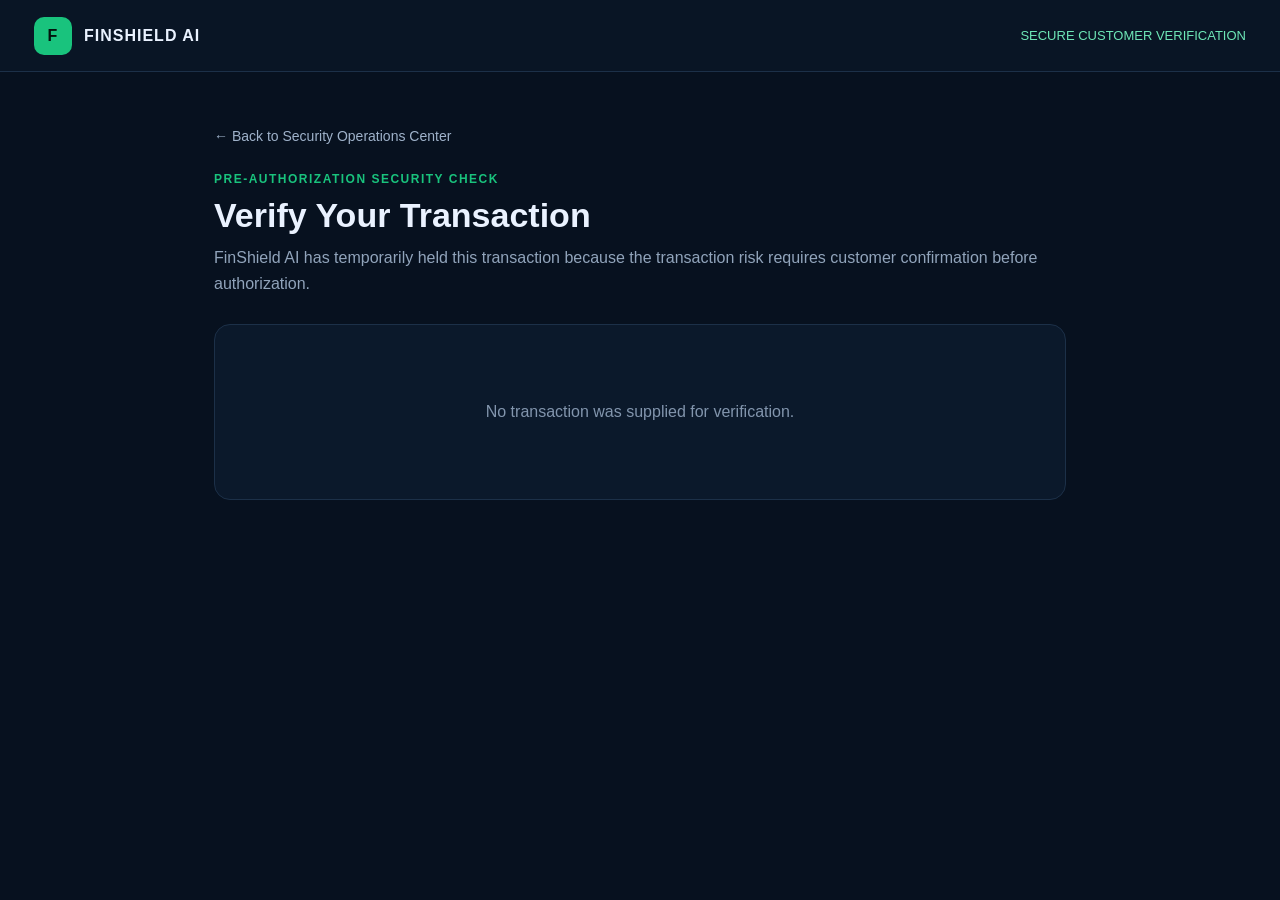
<file: frontend/pages/customer_backup.html>
﻿<!DOCTYPE html>
<html>
<head>
<meta charset="UTF-8">
<title>FinShield AI - Customer Verification</title>

<style>
*{
    box-sizing:border-box;
}

body{
    margin:0;
    font-family:Arial,Helvetica,sans-serif;
    background:#07111f;
    color:#eaf2ff;
}

.topbar{
    height:72px;
    display:flex;
    align-items:center;
    justify-content:space-between;
    padding:0 34px;
    border-bottom:1px solid #1c3048;
    background:#091525;
}

.brand{
    display:flex;
    align-items:center;
    gap:12px;
    font-weight:700;
    letter-spacing:1px;
}

.logo{
    width:38px;
    height:38px;
    border-radius:10px;
    display:flex;
    align-items:center;
    justify-content:center;
    background:#19c37d;
    color:#04130d;
    font-weight:900;
}

.secure{
    color:#6ee7b7;
    font-size:13px;
}

.container{
    max-width:900px;
    margin:55px auto;
    padding:0 24px;
}

.back{
    display:inline-flex;
    align-items:center;
    gap:8px;
    color:#9fb2ca;
    text-decoration:none;
    margin-bottom:28px;
    font-size:14px;
}

.back:hover{
    color:white;
}

.header{
    margin-bottom:28px;
}

.eyebrow{
    color:#19c37d;
    font-size:12px;
    font-weight:bold;
    letter-spacing:1.5px;
    margin-bottom:10px;
}

h1{
    margin:0 0 10px;
    font-size:34px;
}

.subtitle{
    color:#91a4bb;
    line-height:1.6;
}

.card{
    background:#0b192b;
    border:1px solid #1c3048;
    border-radius:16px;
    padding:28px;
    margin-bottom:20px;
}

.status{
    display:inline-block;
    padding:7px 12px;
    border-radius:20px;
    background:#392b08;
    color:#f5c84b;
    font-size:12px;
    font-weight:bold;
    margin-bottom:20px;
}

.grid{
    display:grid;
    grid-template-columns:repeat(2,1fr);
    gap:16px;
}

.item{
    padding:17px;
    background:#081423;
    border:1px solid #172940;
    border-radius:10px;
}

.label{
    color:#71859e;
    font-size:12px;
    margin-bottom:7px;
}

.value{
    font-size:17px;
    font-weight:600;
}

.risk{
    color:#ffb84d;
}

.actions{
    display:grid;
    grid-template-columns:1fr 1fr;
    gap:14px;
    margin-top:25px;
}

button{
    border:0;
    padding:16px;
    border-radius:10px;
    font-size:15px;
    font-weight:bold;
    cursor:pointer;
}

.verify{
    background:#19c37d;
    color:#03140d;
}

.reject{
    background:#32131a;
    color:#ff7180;
    border:1px solid #68232d;
}

button:hover{
    opacity:.88;
}

.message{
    display:none;
    padding:18px;
    border-radius:10px;
    margin-top:20px;
    font-weight:bold;
}

.success{
    background:#0d3326;
    color:#6ee7b7;
    border:1px solid #1b7657;
}

.blocked{
    background:#3a151b;
    color:#ff7d89;
    border:1px solid #762833;
}

.empty{
    text-align:center;
    padding:50px 20px;
    color:#8295ad;
}

@media(max-width:650px){
    .grid,.actions{
        grid-template-columns:1fr;
    }

    .topbar{
        padding:0 18px;
    }

    h1{
        font-size:27px;
    }
}
</style>
</head>

<body>

<header class="topbar">

    <div class="brand">
        <div class="logo">F</div>
        <div>FINSHIELD AI</div>
    </div>

    <div class="secure">
        SECURE CUSTOMER VERIFICATION
    </div>

</header>

<main class="container">

    <a class="back" href="app.html">
        ← Back to Security Operations Center
    </a>

    <div class="header">

        <div class="eyebrow">
            PRE-AUTHORIZATION SECURITY CHECK
        </div>

        <h1>Verify Your Transaction</h1>

        <div class="subtitle">
            FinShield AI has temporarily held this transaction because
            the transaction risk requires customer confirmation before
            authorization.
        </div>

    </div>

    <div id="loading" class="card">
        Loading transaction security details...
    </div>

    <div id="transactionCard" class="card" style="display:none">

        <div class="status">
            AWAITING YOUR CONFIRMATION
        </div>

        <div class="grid">

            <div class="item">
                <div class="label">TRANSACTION ID</div>
                <div class="value" id="transactionId">--</div>
            </div>

            <div class="item">
                <div class="label">AMOUNT</div>
                <div class="value" id="amount">--</div>
            </div>

            <div class="item">
                <div class="label">LOCATION</div>
                <div class="value" id="location">--</div>
            </div>

            <div class="item">
                <div class="label">DEVICE</div>
                <div class="value" id="device">--</div>
            </div>

            <div class="item">
                <div class="label">PAYMENT METHOD</div>
                <div class="value" id="payment">--</div>
            </div>

            <div class="item">
                <div class="label">AI RISK</div>
                <div class="value risk">
                    <span id="riskScore">--</span>/100
                    —
                    <span id="riskLevel">--</span>
                </div>
            </div>

        </div>

        <div class="actions">

            <button class="verify" onclick="verifyTransaction(true)">
                ✓ YES, I AUTHORIZE THIS TRANSACTION
            </button>

            <button class="reject" onclick="verifyTransaction(false)">
                ✕ NO, THIS WAS NOT ME
            </button>

        </div>

        <div id="message" class="message"></div>

    </div>

</main>

<script>

const API="http://127.0.0.1:8000";

const params=new URLSearchParams(window.location.search);

const transactionId=params.get("transaction_id");

async function loadTransaction(){

    if(!transactionId){

        document.getElementById("loading").innerHTML=
            '<div class="empty">No transaction was supplied for verification.</div>';

        return;
    }

    try{

        const response=await fetch(
            API+"/api/customer/transaction/"+
            encodeURIComponent(transactionId)
        );

        const data=await response.json();

        if(!response.ok){
            throw new Error(data.detail || "Transaction not found");
        }

        document.getElementById("loading").style.display="none";

        document.getElementById("transactionCard").style.display="block";

        document.getElementById("transactionId").textContent=
            data.transaction_id;

        document.getElementById("amount").textContent=
            "₹"+Number(data.amount).toLocaleString("en-IN");

        document.getElementById("location").textContent=
            data.location;

        document.getElementById("device").textContent=
            data.device;

        document.getElementById("payment").textContent=
            data.payment_method;

        document.getElementById("riskScore").textContent=
            data.risk_score;

        document.getElementById("riskLevel").textContent=
            data.risk_level;

    }catch(error){

        document.getElementById("loading").innerHTML=
            '<div class="empty">Unable to load this transaction.<br><br>'+
            error.message+'</div>';

    }
}

async function verifyTransaction(verified){

    try{

        const response=await fetch(
            API+"/api/customer/verify",
            {
                method:"POST",
                headers:{
                    "Content-Type":"application/json"
                },
                body:JSON.stringify({
                    transaction_id:transactionId,
                    verified:verified
                })
            }
        );

        const data=await response.json();

        if(!response.ok){
            throw new Error(data.detail || "Verification failed");
        }

        const message=document.getElementById("message");

        message.style.display="block";

        if(verified){

            message.className="message success";

            message.textContent=
                "✓ Transaction VERIFIED successfully. Returning to FinShield Security Operations Center...";

        }else{

            message.className="message blocked";

            message.textContent=
                "✕ Transaction BLOCKED. Security team has been notified. Returning to FinShield...";

        }

        setTimeout(function(){

            window.location.href="app.html?v="+Date.now();

        },2000);

    }catch(error){

        alert("Verification failed: "+error.message);

    }
}

loadTransaction();

</script>

</body>
</html>
</file>
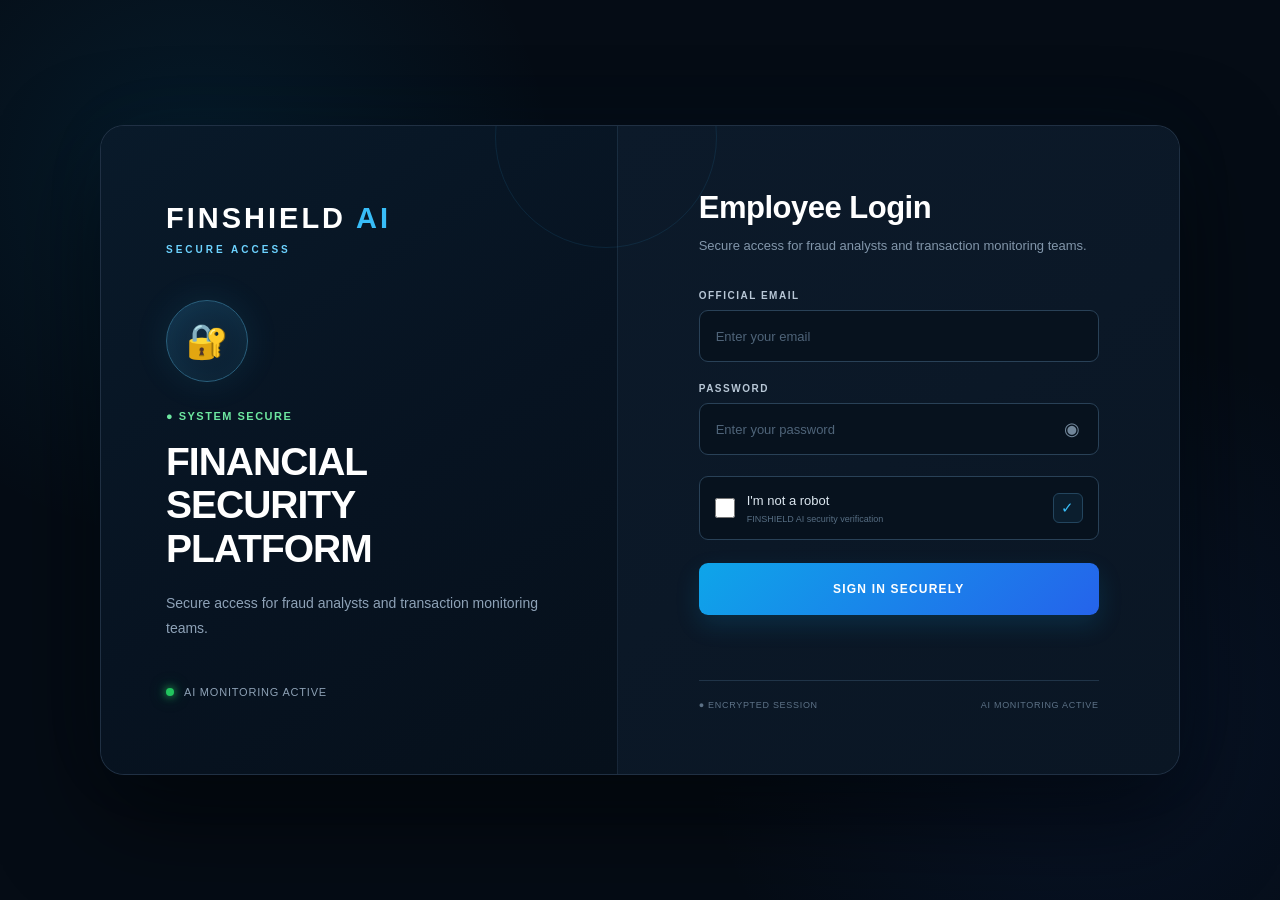
<file: frontend/pages/login.html>
﻿<!DOCTYPE html>
<html lang="en">
<head>
<meta charset="UTF-8">
<meta name="viewport" content="width=device-width, initial-scale=1.0">

<title>FINSHIELD AI | Secure Access</title>

<style>

*{
    box-sizing:border-box;
    margin:0;
    padding:0;
}

body{
    min-height:100vh;
    font-family:"Segoe UI",Arial,sans-serif;
    background:
        radial-gradient(circle at 15% 20%,rgba(14,165,233,.10),transparent 28%),
        radial-gradient(circle at 85% 80%,rgba(37,99,235,.09),transparent 30%),
        #050c15;
    color:#fff;
    display:flex;
    justify-content:center;
    align-items:center;
    padding:30px;
}

/* MAIN */

.shell{
    width:100%;
    max-width:1080px;
    min-height:650px;

    display:grid;
    grid-template-columns:48% 52%;

    background:rgba(10,22,36,.96);

    border:1px solid rgba(89,120,150,.28);
    border-radius:24px;

    overflow:hidden;

    box-shadow:
        0 40px 100px rgba(0,0,0,.60),
        0 0 80px rgba(14,165,233,.04);
}

/* LEFT */

.left{
    position:relative;

    padding:65px;

    display:flex;
    flex-direction:column;
    justify-content:center;

    background:
        linear-gradient(
            145deg,
            #091a2a 0%,
            #071321 55%,
            #06101b 100%
        );

    border-right:1px solid rgba(89,120,150,.20);
}

.left::before{
    content:"";

    position:absolute;

    width:220px;
    height:220px;

    border-radius:50%;

    border:1px solid rgba(56,189,248,.10);

    top:-100px;
    right:-100px;
}

.logo{
    font-size:29px;
    font-weight:800;
    letter-spacing:3px;
}

.logo span{
    color:#38bdf8;
}

.access{
    margin-top:9px;

    color:#6dd3ff;

    font-size:10px;
    font-weight:700;

    letter-spacing:3px;
}

.shield{
    width:82px;
    height:82px;

    margin:45px 0 28px;

    border-radius:50%;

    display:flex;
    align-items:center;
    justify-content:center;

    font-size:34px;

    background:
        linear-gradient(
            145deg,
            #12324a,
            #0b1d2e
        );

    border:1px solid #2a607d;

    box-shadow:
        0 0 35px rgba(56,189,248,.10),
        inset 0 0 25px rgba(56,189,248,.05);
}

.system{
    color:#6de7a0;

    font-size:11px;
    font-weight:700;

    letter-spacing:1.5px;

    margin-bottom:18px;
}

.left h1{
    font-size:39px;

    line-height:1.12;

    letter-spacing:-1px;

    margin-bottom:20px;
}

.left p{
    max-width:390px;

    color:#8ea2b7;

    font-size:14px;

    line-height:1.8;
}

.live{
    display:flex;

    align-items:center;

    gap:10px;

    margin-top:45px;

    color:#8da1b5;

    font-size:11px;

    letter-spacing:.8px;
}

.live-dot{
    width:8px;
    height:8px;

    border-radius:50%;

    background:#22c55e;

    box-shadow:
        0 0 8px #22c55e,
        0 0 18px rgba(34,197,94,.4);
}

/* RIGHT */

.right{
    display:flex;

    justify-content:center;
    align-items:center;

    padding:55px 65px;

    background:
        linear-gradient(
            145deg,
            #0c1a2a,
            #0a1624
        );
}

.login{
    width:100%;
    max-width:400px;
}

.heading{
    margin-bottom:34px;
}

.heading h2{
    font-size:31px;

    font-weight:700;

    letter-spacing:-.5px;

    margin-bottom:10px;
}

.heading p{
    color:#8296aa;

    font-size:13px;

    line-height:1.6;
}

/* INPUT */

.field{
    margin-bottom:21px;
}

.field label{
    display:block;

    color:#b8c7d6;

    font-size:10px;

    font-weight:700;

    letter-spacing:1.5px;

    margin-bottom:9px;
}

.input-wrap{
    position:relative;
}

.input-wrap input{
    width:100%;
    height:52px;

    border-radius:9px;

    border:1px solid #294157;

    background:#07121e;

    color:#fff;

    padding:0 16px;

    font-size:13px;

    outline:none;

    transition:.2s;
}

.input-wrap input::placeholder{
    color:#4f6479;
}

.input-wrap input:focus{
    border-color:#38bdf8;

    box-shadow:
        0 0 0 3px rgba(56,189,248,.08);
}

/* EYE */

.eye{
    position:absolute;

    right:15px;
    top:50%;

    transform:translateY(-50%);

    border:0;

    background:none;

    color:#71869a;

    font-size:18px;

    cursor:pointer;

    padding:4px;
}

.eye:hover{
    color:#38bdf8;
}

/* ROBOT */

.robot{
    min-height:64px;

    display:flex;

    align-items:center;

    gap:12px;

    padding:12px 15px;

    margin:5px 0 23px;

    border-radius:9px;

    background:#07121e;

    border:1px solid #294157;

    transition:.2s;
}

.robot:hover{
    border-color:#38566f;
}

.robot input{
    width:20px;
    height:20px;

    cursor:pointer;

    accent-color:#0ea5e9;
}

.robot-content{
    flex:1;
}

.robot-title{
    color:#dce7f0;

    font-size:13px;

    line-height:1.3;
}

.robot-sub{
    color:#566d82;

    font-size:9px;

    margin-top:4px;
}

.robot-symbol{
    width:30px;
    height:30px;

    display:flex;
    align-items:center;
    justify-content:center;

    border-radius:6px;

    color:#38bdf8;

    border:1px solid #23455e;

    background:#0b1e2e;

    font-size:15px;
}

/* BUTTON */

button.login-btn{
    width:100%;
    height:52px;

    border:0;

    border-radius:9px;

    background:
        linear-gradient(
            135deg,
            #0ea5e9,
            #2563eb
        );

    color:white;

    font-size:12px;

    font-weight:800;

    letter-spacing:1.2px;

    cursor:pointer;

    box-shadow:
        0 10px 25px rgba(14,165,233,.15);

    transition:.2s;
}

button.login-btn:hover{
    transform:translateY(-1px);

    box-shadow:
        0 14px 30px rgba(14,165,233,.22);
}

button.login-btn:active{
    transform:translateY(0);
}

button.login-btn:disabled{
    opacity:.55;

    cursor:not-allowed;

    transform:none;
}

/* MESSAGE */

.message{
    min-height:22px;

    text-align:center;

    margin-top:14px;

    font-size:12px;
}

/* FOOTER */

.footer{
    display:flex;

    justify-content:space-between;

    margin-top:29px;

    padding-top:19px;

    border-top:1px solid #203448;

    color:#5d7287;

    font-size:9px;

    letter-spacing:.7px;
}

.footer span{
    display:flex;

    align-items:center;

    gap:5px;
}

/* MOBILE */

@media(max-width:800px){

    body{
        padding:15px;
    }

    .shell{
        max-width:450px;

        grid-template-columns:1fr;

        min-height:auto;
    }

    .left{
        display:none;
    }

    .right{
        padding:45px 28px;
    }

}

</style>
</head>


<body>

<div class="shell">

    <!-- LEFT SIDE -->

    <section class="left">

        <div class="logo">
            FINSHIELD <span>AI</span>
        </div>

        <div class="access">
            SECURE ACCESS
        </div>

        <div class="shield">
            🔐
        </div>

        <div class="system">
            ● SYSTEM SECURE
        </div>

        <h1>
            FINANCIAL<br>
            SECURITY PLATFORM
        </h1>

        <p>
            Secure access for fraud analysts and
            transaction monitoring teams.
        </p>

        <div class="live">
            <span class="live-dot"></span>

            AI MONITORING ACTIVE
        </div>

    </section>


    <!-- RIGHT SIDE -->

    <section class="right">

        <div class="login">

            <div class="heading">

                <h2>
                    Employee Login
                </h2>

                <p>
                    Secure access for fraud analysts and
                    transaction monitoring teams.
                </p>

            </div>


            <form id="loginForm">


                <!-- EMAIL -->

                <div class="field">

                    <label>
                        OFFICIAL EMAIL
                    </label>

                    <div class="input-wrap">

                        <input
                            type="email"
                            id="email"
                            placeholder="Enter your email"
                            required
                        >

                    </div>

                </div>


                <!-- PASSWORD -->

                <div class="field">

                    <label>
                        PASSWORD
                    </label>

                    <div class="input-wrap">

                        <input
                            type="password"
                            id="password"
                            placeholder="Enter your password"
                            required
                        >

                        <button
                            type="button"
                            class="eye"
                            id="eyeButton"
                            aria-label="Show password"
                        >
                            ◉
                        </button>

                    </div>

                </div>


                <!-- ROBOT -->

                <div class="robot">

                    <input
                        type="checkbox"
                        id="robot"
                    >

                    <div class="robot-content">

                        <div class="robot-title">
                            I'm not a robot
                        </div>

                        <div class="robot-sub">
                            FINSHIELD AI security verification
                        </div>

                    </div>

                    <div class="robot-symbol">
                        ✓
                    </div>

                </div>


                <!-- LOGIN -->

                <button
                    type="submit"
                    class="login-btn"
                    id="loginBtn"
                >
                    SIGN IN SECURELY
                </button>


                <div
                    class="message"
                    id="message"
                ></div>


            </form>


            <div class="footer">

                <span>
                    ● ENCRYPTED SESSION
                </span>

                <span>
                    AI MONITORING ACTIVE
                </span>

            </div>

        </div>

    </section>

</div>


<script>

/* PASSWORD EYE */

const password =
    document.getElementById("password");

const eyeButton =
    document.getElementById("eyeButton");

let passwordVisible = false;

eyeButton.addEventListener("click", function(){

    passwordVisible = !passwordVisible;

    if(passwordVisible){

        password.type = "text";

        eyeButton.textContent = "◉";

        eyeButton.style.color = "#38bdf8";

    }else{

        password.type = "password";

        eyeButton.textContent = "◉";

        eyeButton.style.color = "#71869a";

    }

});


/* LOGIN */

const form =
    document.getElementById("loginForm");

const robot =
    document.getElementById("robot");

const button =
    document.getElementById("loginBtn");

const message =
    document.getElementById("message");


form.addEventListener("submit", async function(e){

    e.preventDefault();

    message.textContent = "";


    /* ROBOT CHECK */

    if(!robot.checked){

        message.style.color = "#f87171";

        message.textContent =
            "Please confirm that you are not a robot.";

        return;
    }


    const email =
        document.getElementById("email").value.trim();

    const passwordValue =
        document.getElementById("password").value;


    button.disabled = true;

    button.textContent =
        "AUTHENTICATING...";


    try{

        const response = await fetch(
            "http://127.0.0.1:8000/api/auth/login",
            {
                method:"POST",

                headers:{
                    "Content-Type":"application/json"
                },

                body:JSON.stringify({
                    email:email,
                    password:passwordValue
                })
            }
        );


        const data =
            await response.json();


        if(!response.ok){

            throw new Error(
                data.detail ||
                "Invalid employee credentials"
            );

        }


        sessionStorage.setItem(
            "employee",
            JSON.stringify(data.employee)
        );


        message.style.color =
            "#4ade80";

        message.textContent =
            "Authentication successful...";


        setTimeout(function(){

            window.location.href =
                "app.html";

        },700);


    }catch(error){

        message.style.color =
            "#f87171";

        message.textContent =
            error.message;

        button.disabled = false;

        button.textContent =
            "SIGN IN SECURELY";

    }

});

</script>

</body>
</html>
</file>
<file: frontend/css/style.css>
* {
    box-sizing: border-box;
}

body {
    margin: 0;
    font-family: Arial, sans-serif;
    background: #071018;
    color: white;
}

.navbar {
    height: 70px;
    display: flex;
    align-items: center;
    justify-content: space-between;
    padding: 0 60px;
    border-bottom: 1px solid #1b2b38;
    background: #09141d;
}

.logo {
    font-size: 22px;
    font-weight: bold;
    letter-spacing: 2px;
}

.logo span {
    color: #39d98a;
}

.status {
    color: #39d98a;
    font-size: 13px;
}

.hero {
    min-height: calc(100vh - 70px);
    display: flex;
    align-items: center;
    justify-content: space-between;
    padding: 70px 10%;
    gap: 80px;
}

.hero-text {
    max-width: 650px;
}

.tag {
    color: #39d98a;
    letter-spacing: 3px;
    font-size: 12px;
}

h1 {
    font-size: 58px;
    line-height: 1.05;
    margin: 20px 0;
}

h1 span {
    color: #39d98a;
}

.hero-text p {
    color: #9aabb8;
    font-size: 17px;
    line-height: 1.7;
}

button {
    margin-top: 25px;
    padding: 15px 28px;
    border: none;
    border-radius: 8px;
    background: #39d98a;
    color: #06110b;
    font-weight: bold;
    cursor: pointer;
    font-size: 15px;
}

.risk-panel {
    width: 390px;
    min-height: 430px;
    padding: 30px;
    border: 1px solid #263b49;
    border-radius: 18px;
    background: #0d1b25;
    box-shadow: 0 20px 60px rgba(0,0,0,.35);
}

.panel-title {
    color: #8da0ad;
    font-size: 12px;
    letter-spacing: 2px;
}

#status {
    margin-top: 25px;
    color: #9aabb8;
}

.risk-score {
    font-size: 90px;
    font-weight: bold;
    margin-top: 25px;
    color: #39d98a;
}

#level {
    color: #9aabb8;
    letter-spacing: 2px;
}

.factors {
    margin-top: 30px;
    line-height: 2;
    color: #d8e1e7;
}

.action {
    margin-top: 20px;
    padding: 14px;
    text-align: center;
    border-radius: 8px;
    background: #182a35;
    font-weight: bold;
}
</file>
